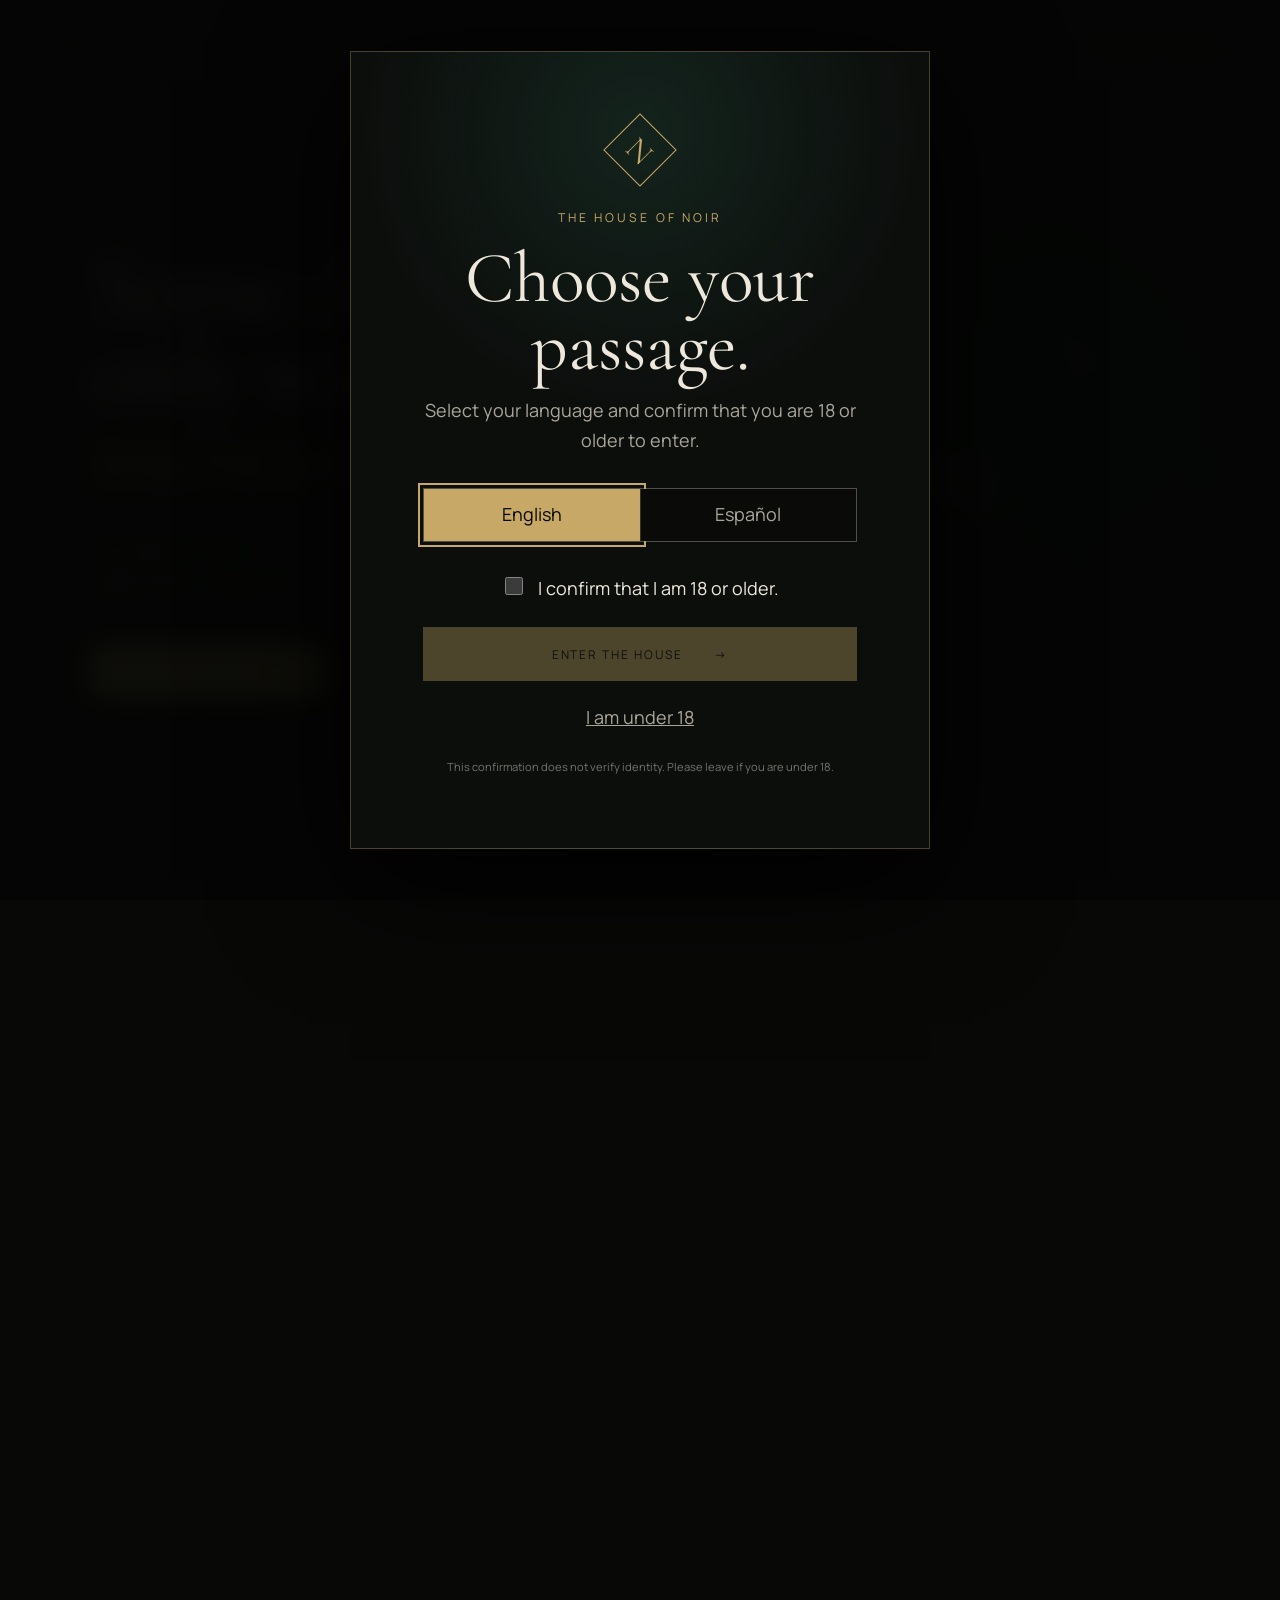
<file: index.html>
<!doctype html>
<html lang="en">
<head>
  <meta charset="utf-8">
  <meta name="viewport" content="width=device-width,initial-scale=1,viewport-fit=cover">
  <meta name="description" content="The House of Noir is a private, curated experience led by Katerina Noir and approached by consideration only.">
  <meta name="theme-color" content="#080907">
  <meta name="color-scheme" content="dark">
  <meta name="robots" content="index,follow,max-image-preview:large">
  <link rel="canonical" href="https://katerinanoir333.github.io/TheHouseOfNoir/">
  <link rel="alternate" hreflang="en" href="https://katerinanoir333.github.io/TheHouseOfNoir/"><link rel="alternate" hreflang="es" href="https://katerinanoir333.github.io/TheHouseOfNoir/es/"><link rel="alternate" hreflang="x-default" href="https://katerinanoir333.github.io/TheHouseOfNoir/">
  <meta property="og:type" content="website">
  <meta property="og:site_name" content="The House of Noir">
  <meta property="og:title" content="The House of Noir — By Consideration Only">
  <meta property="og:description" content="A private world of presence, discretion and uncommon connection, led by Katerina Noir.">
  <meta property="og:url" content="https://katerinanoir333.github.io/TheHouseOfNoir/">
  <meta property="og:image" content="https://katerinanoir333.github.io/TheHouseOfNoir/assets/og-cover.png">
  <meta property="og:image:width" content="1200">
  <meta property="og:image:height" content="630">
  <meta property="og:image:alt" content="The House of Noir — By consideration only">
  <meta name="twitter:card" content="summary_large_image">
  <meta name="twitter:title" content="The House of Noir — By Consideration Only">
  <meta name="twitter:description" content="A private world led by Katerina Noir.">
  <meta name="twitter:image" content="https://katerinanoir333.github.io/TheHouseOfNoir/assets/og-cover.png">
  <link rel="icon" href="favicon.ico" sizes="any">
  <link rel="icon" type="image/png" sizes="32x32" href="assets/favicon-32.png">
  <link rel="apple-touch-icon" href="assets/apple-touch-icon.png">
  <link rel="manifest" href="site.webmanifest">
  <link rel="preconnect" href="https://fonts.googleapis.com">
  <link rel="preconnect" href="https://fonts.gstatic.com" crossorigin>
  <link href="https://fonts.googleapis.com/css2?family=Cormorant+Garamond:ital,wght@0,400;0,500;1,400&amp;family=Manrope:wght@400;500;600&amp;display=swap" rel="stylesheet">
  <link rel="stylesheet" href="styles.css">
  <title>The House of Noir — By Consideration Only</title>
  <script type="application/ld+json">{"@context":"https://schema.org","@type":"WebSite","name":"The House of Noir","url":"https://katerinanoir333.github.io/TheHouseOfNoir/","description":"A private, curated experience led by Katerina Noir.","inLanguage":"en"}</script>
  <script src="config.js" defer></script>
  <script src="script.js" defer></script>
</head>
<body>
  <a class="skip-link" href="#main">Skip to content</a>
  <div class="gateway" id="gateway" role="dialog" aria-modal="true" aria-labelledby="gateway-title" hidden>
    <div class="gateway-panel"><span class="gateway-seal" aria-hidden="true">N</span><p class="eyebrow">THE HOUSE OF NOIR</p><h2 id="gateway-title">Choose your passage.</h2><p>Select your language and confirm that you are 18 or older to enter.</p><div class="gateway-languages" role="group" aria-label="Language"><button type="button" class="gateway-language selected" data-language="en" aria-pressed="true">English</button><button type="button" class="gateway-language" data-language="es" aria-pressed="false">Español</button></div><label class="age-confirm"><input id="age-confirm" type="checkbox"><span>I confirm that I am 18 or older.</span></label><button class="button button-primary gateway-enter" type="button" disabled>Enter The House <span aria-hidden="true">→</span></button><button class="gateway-leave" type="button">I am under 18</button><p class="gateway-note">This confirmation does not verify identity. Please leave if you are under 18.</p></div>
  </div>
  <header class="site-header" data-header>
    <a class="wordmark" href="#top" aria-label="The House of Noir, home"><span class="seal" aria-hidden="true">N</span><span>THE HOUSE <i>OF</i> NOIR</span></a>
    <nav id="primary-nav" aria-label="Primary navigation"><details class="nav-dropdown"><summary>Explore</summary><div class="nav-panel"><a href="#house"><span>01</span>The House</a><a href="#katerina"><span>02</span>Katerina</a><a href="#passage"><span>03</span>The Passage</a><a href="offerings/"><span>04</span>Offerings</a></div></details></nav>
    <div class="header-tools"><a class="language-switch" href="es/" lang="es" hreflang="es">ES</a><a class="header-cta" href="#request">Present yourself</a></div>
    <button class="menu-button" type="button" aria-expanded="false" aria-controls="primary-nav">Menu</button>
  </header>

  <main id="main">
    <section class="hero" id="top" aria-labelledby="hero-title">
      <div class="hero-copy reveal">
        <p class="eyebrow">Private by nature · Open to considered inquiries</p>
        <h1 id="hero-title">Some doors open<br>only with <em>intention.</em></h1>
        <p class="hero-intro">The House of Noir is a private, curated world led by Katerina Noir—for adults drawn to presence, discretion and uncommon connection.</p>
        <div class="hero-actions">
          <a class="button button-primary" href="#request">Present yourself <span aria-hidden="true">↘</span></a>
          <a class="text-link" href="#passage">How the passage begins</a>
        </div>
        <p class="trust-line">Private by nature. Mutual by design. No request guarantees acceptance.</p>
      </div>
      <div class="hero-art" aria-hidden="true"><span class="frame frame-one"></span><span class="frame frame-two"></span><span class="hero-monogram">N</span></div>
    </section>

    <section class="section house" id="house" aria-labelledby="house-title">
      <p class="section-index">01 / THE HOUSE</p>
      <div class="split">
        <h2 id="house-title" class="reveal">Not a catalogue.<br><span>A point of view.</span></h2>
        <div class="body-copy reveal"><p>The House exists for encounters that cannot be reduced to a menu. Each begins with context, conversation and mutual trust.</p><p>Discretion is expected. Boundaries are respected. Details are shared only when there is reason to continue.</p></div>
      </div>
    </section>

    <section class="section katerina" id="katerina" aria-labelledby="katerina-title">
      <figure class="portrait"><img src="assets/katerina-kitsune.webp" alt="Katerina Noir wearing an ivory kitsune mask and black couture"><figcaption>Katerina Noir · The velvet current</figcaption></figure>
      <div class="katerina-copy reveal">
        <p class="section-index">02 / KATERINA NOIR</p>
        <p class="role">Founder · The velvet current</p>
        <h2 id="katerina-title">She never asks<br>for <em>attention.</em></h2>
        <p>She decides where it belongs. Katerina is the presence at the centre of The House: composed, perceptive and impossible to hurry.</p>
        <blockquote>“What matters is not arrival, but how you choose to approach.”</blockquote>
      </div>
    </section>

    <section class="section passage" id="passage" aria-labelledby="passage-title">
      <div class="passage-heading"><div><p class="section-index">03 / THE PASSAGE</p><h2 id="passage-title">Approach,<br><em>don’t presume.</em></h2></div><p>The first step is deliberately simple. Present who you are and what brought you here. If there is alignment, the next conversation happens privately.</p></div>
      <ol class="steps">
        <li class="reveal"><span>01</span><h3>Presence</h3><p>Share enough to be known, never sensitive credentials.</p></li>
        <li class="reveal"><span>02</span><h3>Consideration</h3><p>Your request is reviewed privately and without obligation.</p></li>
        <li class="reveal"><span>03</span><h3>Conversation</h3><p>If invited onward, expectations and boundaries are discussed.</p></li>
        <li class="reveal"><span>04</span><h3>Possibility</h3><p>Anything further requires mutual agreement and lawful terms.</p></li>
      </ol>
      <p class="plain-note"><strong>Before you proceed:</strong> submitting a request is free and does not guarantee contact, acceptance or an encounter. The House will never request passwords, recovery phrases or account access.</p>
    </section>

    <section class="section request" id="request" aria-labelledby="request-title">
      <div class="request-copy">
        <p class="section-index">04 / PRESENT YOURSELF</p>
        <h2 id="request-title">Knock with<br><em>intention.</em></h2>
        <p>This is a first introduction, not a booking. Write plainly. Thoughtfulness carries more weight than performance.</p>
        <div class="privacy-note"><strong>Your privacy</strong><p>Your details are used only to review and respond to this request. Do not include financial, identity-document or account-access information.</p></div>
      </div>
      <form id="lead-form" class="lead-form" novalidate>
        <input type="hidden" name="language" value="en">
        <div class="field"><label for="name">Name <span>Required</span></label><input id="name" name="name" type="text" autocomplete="name" minlength="2" maxlength="80" required aria-describedby="name-error"><small id="name-error" class="error">Please enter your name.</small></div>
        <div class="field"><label for="contact">Email <span>Required</span></label><input id="contact" name="email" type="email" inputmode="email" autocomplete="email" maxlength="120" required aria-describedby="contact-error"><small id="contact-error" class="error">Please enter a valid email address.</small></div>
        <div class="field"><label for="whatsapp">WhatsApp <span>Required</span></label><input id="whatsapp" name="whatsapp" type="tel" inputmode="tel" autocomplete="tel" minlength="8" maxlength="24" pattern="\+?[0-9 ()-]{8,24}" placeholder="+507 6000 0000" required aria-describedby="whatsapp-error"><small id="whatsapp-error" class="error">Enter a valid WhatsApp number, including country code.</small></div>
        <div class="field"><label for="instagram">Instagram <span>Optional</span></label><div class="input-prefix"><span aria-hidden="true">@</span><input id="instagram" name="instagram" type="text" autocomplete="off" maxlength="30" pattern="[A-Za-z0-9._]{1,30}" aria-describedby="instagram-hint"></div><small id="instagram-hint" class="hint">Username only; no password or profile access.</small></div>
        <div class="field"><label for="drawn">What drew you to The House? <span>Required</span></label><textarea id="drawn" name="interest" rows="4" minlength="20" maxlength="800" required aria-describedby="drawn-error"></textarea><small id="drawn-error" class="error">Please share at least 20 characters.</small></div>
        <div class="field"><label for="discovery">How did you find us? <span>Optional</span></label><select id="discovery" name="discovery"><option value="">Select one</option><option>Instagram</option><option>Dating profile</option><option>Personal referral</option><option>Search</option><option>Other</option></select></div>
        <label class="consent"><input name="privacy_consent" type="checkbox" required><span>I am 18 or older, confirm these details are mine, and agree to the <a href="privacy.html">privacy notice</a> and <a href="terms.html">terms</a>.</span></label>
        <input class="honey" type="text" name="_gotcha" tabindex="-1" autocomplete="off" aria-hidden="true">
        <button class="button button-primary submit-button" type="submit"><span>Present myself</span><i aria-hidden="true">→</i></button>
        <p class="form-status" role="status" aria-live="polite"></p>
        <noscript><p class="noscript">JavaScript is required to submit this private request.</p></noscript>
      </form>
    </section>
  </main>

  <footer><a class="wordmark" href="#top"><span class="seal" aria-hidden="true">N</span><span>THE HOUSE <i>OF</i> NOIR</span></a><p>Private · By consideration only</p><div><a href="privacy.html">Privacy</a><a href="terms.html">Terms</a></div><p>© <span id="year">2026</span> THON</p></footer>
</body>
</html>
</file>
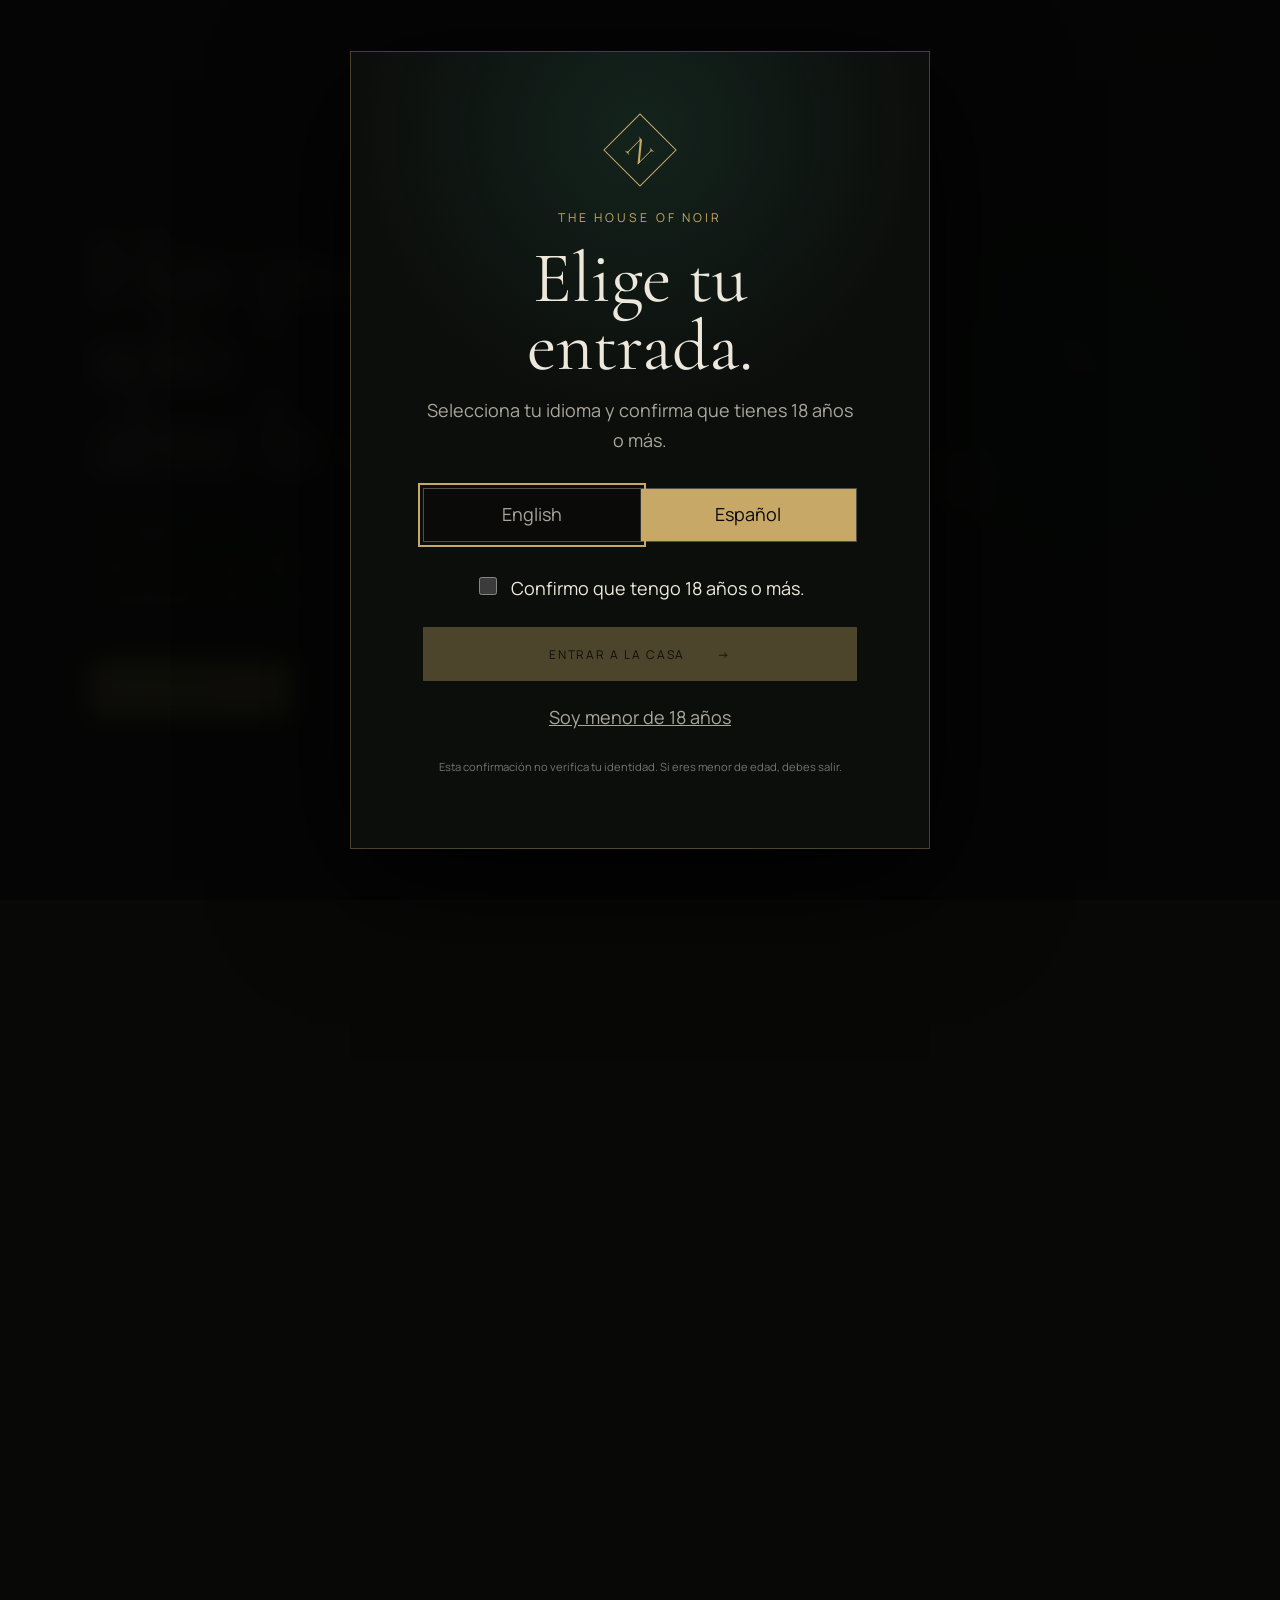
<file: es/index.html>
<!doctype html>
<html lang="es">
<head>
  <meta charset="utf-8"><meta name="viewport" content="width=device-width,initial-scale=1,viewport-fit=cover"><meta name="description" content="The House of Noir es un espacio privado y curado por Katerina Noir, accesible únicamente por consideración."><meta name="theme-color" content="#080907"><meta name="color-scheme" content="dark"><meta name="robots" content="index,follow,max-image-preview:large">
  <link rel="canonical" href="https://katerinanoir333.github.io/TheHouseOfNoir/es/"><link rel="alternate" hreflang="en" href="https://katerinanoir333.github.io/TheHouseOfNoir/"><link rel="alternate" hreflang="es" href="https://katerinanoir333.github.io/TheHouseOfNoir/es/"><link rel="alternate" hreflang="x-default" href="https://katerinanoir333.github.io/TheHouseOfNoir/">
  <meta property="og:type" content="website"><meta property="og:locale" content="es_PA"><meta property="og:site_name" content="The House of Noir"><meta property="og:title" content="The House of Noir — Solo por consideración"><meta property="og:description" content="Un mundo privado de presencia, discreción y conexiones poco comunes, dirigido por Katerina Noir."><meta property="og:url" content="https://katerinanoir333.github.io/TheHouseOfNoir/es/"><meta property="og:image" content="https://katerinanoir333.github.io/TheHouseOfNoir/assets/og-cover.png"><meta name="twitter:card" content="summary_large_image"><meta name="twitter:title" content="The House of Noir — Solo por consideración"><meta name="twitter:description" content="Un mundo privado dirigido por Katerina Noir."><meta name="twitter:image" content="https://katerinanoir333.github.io/TheHouseOfNoir/assets/og-cover.png">
  <link rel="icon" href="../favicon.ico" sizes="any"><link rel="icon" type="image/png" sizes="32x32" href="../assets/favicon-32.png"><link rel="apple-touch-icon" href="../assets/apple-touch-icon.png"><link rel="manifest" href="../site.webmanifest"><link rel="preconnect" href="https://fonts.googleapis.com"><link rel="preconnect" href="https://fonts.gstatic.com" crossorigin><link href="https://fonts.googleapis.com/css2?family=Cormorant+Garamond:ital,wght@0,400;0,500;1,400&amp;family=Manrope:wght@400;500;600&amp;display=swap" rel="stylesheet"><link rel="stylesheet" href="../styles.css"><title>The House of Noir — Solo por consideración</title>
</head>
<body>
  <a class="skip-link" href="#main">Saltar al contenido</a>
  <div class="gateway" id="gateway" role="dialog" aria-modal="true" aria-labelledby="gateway-title" hidden><div class="gateway-panel"><span class="gateway-seal" aria-hidden="true">N</span><p class="eyebrow">THE HOUSE OF NOIR</p><h2 id="gateway-title">Elige tu entrada.</h2><p>Selecciona tu idioma y confirma que tienes 18 años o más.</p><div class="gateway-languages" role="group" aria-label="Idioma"><button type="button" class="gateway-language" data-language="en" aria-pressed="false">English</button><button type="button" class="gateway-language selected" data-language="es" aria-pressed="true">Español</button></div><label class="age-confirm"><input id="age-confirm" type="checkbox"><span>Confirmo que tengo 18 años o más.</span></label><button class="button button-primary gateway-enter" type="button" disabled>Entrar a La Casa <span aria-hidden="true">→</span></button><button class="gateway-leave" type="button">Soy menor de 18 años</button><p class="gateway-note">Esta confirmación no verifica tu identidad. Si eres menor de edad, debes salir.</p></div></div>
  <header class="site-header" data-header><a class="wordmark" href="#top" aria-label="The House of Noir, inicio"><span class="seal" aria-hidden="true">N</span><span>THE HOUSE <i>OF</i> NOIR</span></a><nav id="primary-nav" aria-label="Navegación principal"><details class="nav-dropdown"><summary>Explorar</summary><div class="nav-panel"><a href="#house"><span>01</span>La Casa</a><a href="#katerina"><span>02</span>Katerina</a><a href="#passage"><span>03</span>El Umbral</a><a href="offerings/"><span>04</span>Ofrendas</a></div></details></nav><div class="header-tools"><a class="language-switch" href="../" lang="en" hreflang="en">EN</a><a class="header-cta" href="#request">Preséntate</a></div><button class="menu-button" type="button" aria-expanded="false" aria-controls="primary-nav" data-closed="Menú" data-open="Cerrar">Menú</button></header>
  <main id="main">
    <section class="hero" id="top" aria-labelledby="hero-title"><div class="hero-copy reveal"><p class="eyebrow">Privado por naturaleza · Abierto a solicitudes con intención</p><h1 id="hero-title">Hay puertas que solo<br>abre la <em>intención.</em></h1><p class="hero-intro">The House of Noir es un mundo privado y cuidadosamente curado por Katerina Noir, para adultos que valoran la presencia, la discreción y una conexión fuera de lo común.</p><div class="hero-actions"><a class="button button-primary" href="#request">Presentarme <span aria-hidden="true">↘</span></a><a class="text-link" href="#passage">Cómo cruzar el umbral</a></div><p class="trust-line">Privado por naturaleza. Mutuo por principio. Ninguna solicitud garantiza aceptación.</p></div><div class="hero-art" aria-hidden="true"><span class="frame frame-one"></span><span class="frame frame-two"></span><span class="hero-monogram">N</span></div></section>
    <section class="section house" id="house" aria-labelledby="house-title"><p class="section-index">01 / LA CASA</p><div class="split"><h2 id="house-title" class="reveal">No es un catálogo.<br><span>Es una mirada.</span></h2><div class="body-copy reveal"><p>La Casa existe para encuentros que no caben en un menú. Cada posibilidad comienza con contexto, conversación y confianza mutua.</p><p>La discreción se da por sentada. Los límites se respetan. Los detalles aparecen solo cuando existe una razón para continuar.</p></div></div></section>
    <section class="section katerina" id="katerina" aria-labelledby="katerina-title"><figure class="portrait"><img src="../assets/katerina-kitsune.webp" alt="Katerina Noir con una máscara kitsune de marfil y alta costura negra"><figcaption>Katerina Noir · La corriente de terciopelo</figcaption></figure><div class="katerina-copy reveal"><p class="section-index">02 / KATERINA NOIR</p><p class="role">Fundadora · La corriente de terciopelo</p><h2 id="katerina-title">Ella no pide<br><em>atención.</em></h2><p>Decide dónde merece estar. Katerina es la presencia en el centro de La Casa: serena, perceptiva e imposible de apresurar.</p><blockquote>“Lo que importa no es llegar, sino la forma en que eliges acercarte.”</blockquote></div></section>
    <section class="section passage" id="passage" aria-labelledby="passage-title"><div class="passage-heading"><div><p class="section-index">03 / EL UMBRAL</p><h2 id="passage-title">Acércate.<br><em>No des por hecho.</em></h2></div><p>El primer gesto es deliberadamente sencillo. Di quién eres y qué te trajo hasta aquí. Si existe afinidad, la siguiente conversación será privada.</p></div><ol class="steps"><li class="reveal"><span>01</span><h3>Presencia</h3><p>Comparte lo necesario para darte a conocer, nunca credenciales sensibles.</p></li><li class="reveal"><span>02</span><h3>Consideración</h3><p>Tu solicitud será leída en privado y sin compromiso.</p></li><li class="reveal"><span>03</span><h3>Conversación</h3><p>Si recibes una invitación, se hablará de expectativas y límites.</p></li><li class="reveal"><span>04</span><h3>Posibilidad</h3><p>Cualquier paso posterior requiere acuerdo mutuo y condiciones legales.</p></li></ol><p class="plain-note"><strong>Antes de continuar:</strong> enviar una solicitud es gratuito y no garantiza contacto, aceptación ni encuentro alguno. La Casa nunca pedirá contraseñas, frases de recuperación ni acceso a cuentas.</p></section>
    <section class="section request" id="request" aria-labelledby="request-title"><div class="request-copy"><p class="section-index">04 / PRESÉNTATE</p><h2 id="request-title">Llama con<br><em>intención.</em></h2><p>Esta es una primera presentación, no una reserva. Escribe con naturalidad. La intención pesa más que el artificio.</p><div class="privacy-note"><strong>Tu privacidad</strong><p>Tus datos se usarán únicamente para evaluar y responder a esta solicitud. No incluyas información financiera, documentos de identidad ni accesos a cuentas.</p></div></div>
      <form id="lead-form" class="lead-form" novalidate><input type="hidden" name="language" value="es"><div class="field"><label for="name">Nombre <span>Obligatorio</span></label><input id="name" name="name" type="text" autocomplete="name" minlength="2" maxlength="80" required><small class="error">Escribe tu nombre.</small></div><div class="field"><label for="contact">Correo electrónico <span>Obligatorio</span></label><input id="contact" name="email" type="email" inputmode="email" autocomplete="email" maxlength="120" required><small class="error">Escribe un correo válido.</small></div><div class="field"><label for="instagram">Instagram <span>Opcional</span></label><div class="input-prefix"><span aria-hidden="true">@</span><input id="instagram" name="instagram" type="text" autocomplete="off" maxlength="30" pattern="[A-Za-z0-9._]{1,30}"></div><small class="hint">Solo el usuario; nunca tu contraseña ni acceso al perfil.</small></div><div class="field"><label for="drawn">¿Qué te atrajo de La Casa? <span>Obligatorio</span></label><textarea id="drawn" name="interest" rows="4" minlength="20" maxlength="800" required></textarea><small class="error">Cuéntanos algo en al menos 20 caracteres.</small></div><div class="field"><label for="discovery">¿Cómo nos encontraste? <span>Opcional</span></label><select id="discovery" name="discovery"><option value="">Elige una opción</option><option>Instagram</option><option>Perfil de citas</option><option>Recomendación personal</option><option>Buscador</option><option>Otro</option></select></div><label class="consent"><input name="privacy_consent" type="checkbox" required><span>Confirmo que tengo 18 años o más, que estos datos son míos y que acepto el <a href="privacy.html">aviso de privacidad</a> y los <a href="terms.html">términos</a>.</span></label><input class="honey" type="text" name="_gotcha" tabindex="-1" autocomplete="off" aria-hidden="true"><button class="button button-primary submit-button" type="submit"><span>Presentarme</span><i aria-hidden="true">→</i></button><p class="form-status" role="status" aria-live="polite"></p><noscript><p class="noscript">Necesitas JavaScript para enviar esta solicitud privada.</p></noscript></form>
    </section>
  </main>
  <footer><a class="wordmark" href="#top"><span class="seal" aria-hidden="true">N</span><span>THE HOUSE <i>OF</i> NOIR</span></a><p>Privado · Solo por consideración</p><div><a href="privacy.html">Privacidad</a><a href="terms.html">Términos</a></div><p>© <span id="year">2026</span> THON</p></footer>
  <script src="../config.js"></script><script src="../script.js"></script>
</body></html>
</file>
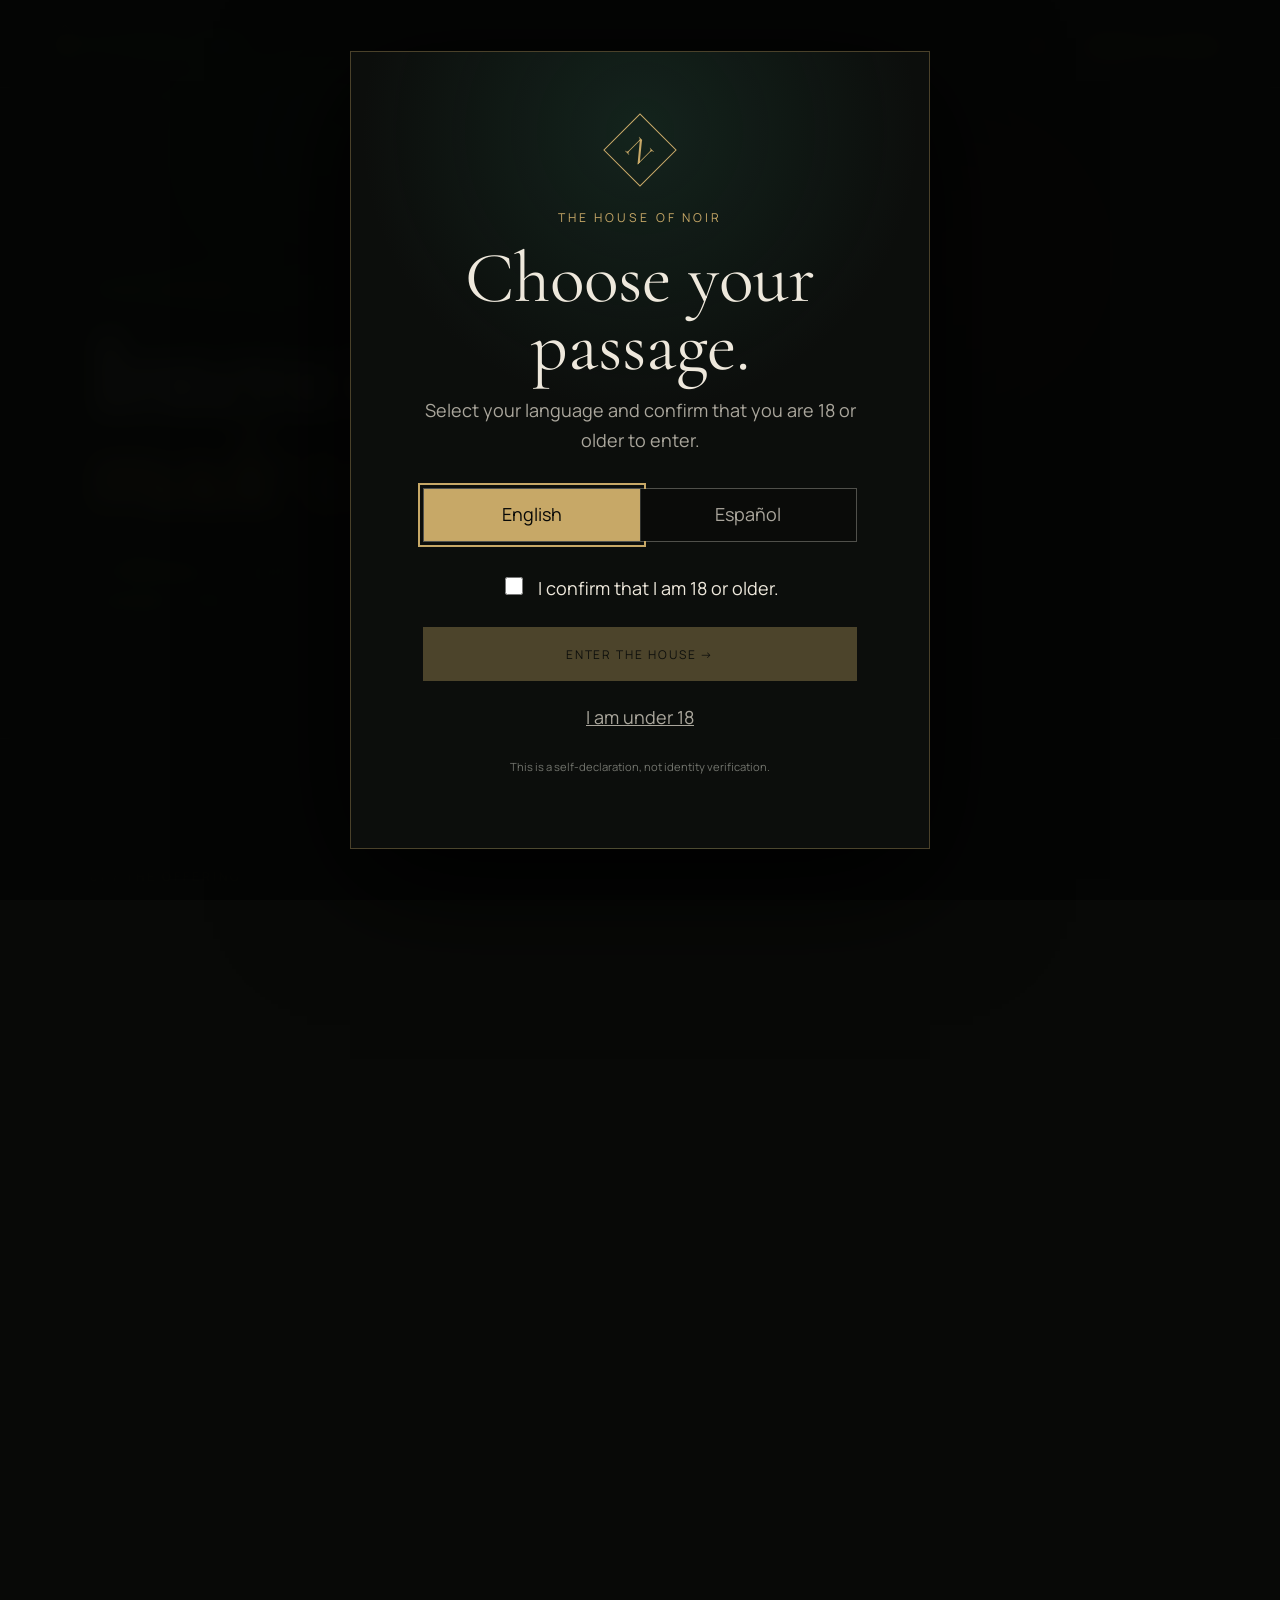
<file: offerings/index.html>
<!doctype html>
<html lang="en"><head><meta charset="utf-8"><meta name="viewport" content="width=device-width,initial-scale=1,viewport-fit=cover"><meta name="description" content="Present a private Zara e-gift card offering to The House of Noir, by invitation only."><meta name="theme-color" content="#080907"><meta name="robots" content="index,follow"><link rel="canonical" href="https://katerinanoir333.github.io/TheHouseOfNoir/offerings/"><link rel="alternate" hreflang="en" href="https://katerinanoir333.github.io/TheHouseOfNoir/offerings/"><link rel="alternate" hreflang="es" href="https://katerinanoir333.github.io/TheHouseOfNoir/es/offerings/"><link rel="icon" href="../favicon.ico"><link rel="preconnect" href="https://fonts.googleapis.com"><link rel="preconnect" href="https://fonts.gstatic.com" crossorigin><link href="https://fonts.googleapis.com/css2?family=Cormorant+Garamond:ital,wght@0,400;0,500;1,400&amp;family=Manrope:wght@400;500;600&amp;display=swap" rel="stylesheet"><link rel="stylesheet" href="../styles.css"><title>Offerings — The House of Noir</title><script src="../script.js" defer></script></head>
<body><a class="skip-link" href="#main">Skip to content</a><div class="gateway" id="gateway" data-es-route="../es/offerings/" data-en-route="./" role="dialog" aria-modal="true" aria-labelledby="gateway-title" hidden><div class="gateway-panel"><span class="gateway-seal" aria-hidden="true">N</span><p class="eyebrow">THE HOUSE OF NOIR</p><h2 id="gateway-title">Choose your passage.</h2><p>Select your language and confirm that you are 18 or older to enter.</p><div class="gateway-languages" role="group" aria-label="Language"><button type="button" class="gateway-language selected" data-language="en" aria-pressed="true">English</button><button type="button" class="gateway-language" data-language="es" aria-pressed="false">Español</button></div><label class="age-confirm"><input id="age-confirm" type="checkbox"><span>I confirm that I am 18 or older.</span></label><button class="button button-primary gateway-enter" type="button" disabled>Enter The House →</button><button class="gateway-leave" type="button">I am under 18</button><p class="gateway-note">This is a self-declaration, not identity verification.</p></div></div>
<header class="site-header" data-header><a class="wordmark" href="../" aria-label="The House of Noir, home"><span class="seal" aria-hidden="true">N</span><span>THE HOUSE <i>OF</i> NOIR</span></a><nav id="primary-nav" aria-label="Primary navigation"><details class="nav-dropdown"><summary>Explore</summary><div class="nav-panel"><a href="../#house"><span>01</span>The House</a><a href="../#katerina"><span>02</span>Katerina</a><a href="../#passage"><span>03</span>The Passage</a><a href="./" aria-current="page"><span>04</span>Offerings</a></div></details></nav><div class="header-tools"><a class="language-switch" href="../es/offerings/" lang="es">ES</a><a class="header-cta" href="../#request">Present yourself</a></div><button class="menu-button" type="button" aria-expanded="false" aria-controls="primary-nav">Menu</button></header>
<main id="main"><section class="offering-hero"><div class="reveal"><p class="eyebrow">Private gesture · By invitation</p><h1>Intention,<br><em>made tangible.</em></h1><p>An offering is not a purchase of attention. It is a voluntary gesture made after invitation—clear in its terms, discreet in its delivery.</p></div></section>
<section class="section gift-passage" aria-labelledby="gift-title"><div class="gift-copy"><p class="section-index">01 / THE OFFERING</p><h2 id="gift-title">One gesture.<br><em>Precisely made.</em></h2><p>The expected offering is a Zara virtual gift card with a minimum value of <strong>USD 150</strong>. At checkout, select email delivery and use the recipient address shown below.</p><div class="recipient-box"><span>Recipient email</span><button type="button" class="copy-recipient" data-copy-email="katerina.noir333@gmail.com"><strong>katerina.noir333@gmail.com</strong><i>Copy</i></button><p>Use this address only as the recipient of the virtual gift card. Never send passwords, account access or payment credentials.</p></div></div>
<div class="gift-envelope-wrap"><div class="envelope-instruction"><p>Touch the golden envelope to present your offerings.</p></div><a class="gift-envelope-link" href="https://www.zara.com/pa/es/tarjeta-regalo-pT9057969516.html?v1=547335495&amp;v2=2543429" target="_blank" rel="noopener noreferrer" aria-label="Open the official Zara virtual gift card page in a new tab"><span class="envelope-flap" aria-hidden="true"></span><span class="envelope-brand-mark" aria-hidden="true"><i>N</i></span><span class="envelope-action">Open official gift card ↗</span></a></div></section>
<section class="section invitation-note" id="terms"><div><p class="section-index">02 / BEFORE YOU CONTINUE</p><h2>Clarity is<br><em>part of the ritual.</em></h2></div><div><p>Continue only if Katerina has invited you to this step. The minimum expected value is USD 150. Zara states that its virtual gift card can be delivered by email and is subject to the retailer’s applicable terms.</p><p>The offering is voluntary. It does not guarantee a reply, meeting, relationship or specific outcome. Confirm the recipient email before payment; retailer conditions, availability and refund rules are governed by Zara.</p><p class="retailer-note">The Zara page opens in a new tab. The House of Noir is not affiliated with or endorsed by Zara.</p></div></section></main>
<footer><a class="wordmark" href="../"><span class="seal" aria-hidden="true">N</span><span>THE HOUSE <i>OF</i> NOIR</span></a><p>Private · By consideration only</p><div><a href="../privacy.html">Privacy</a><a href="../terms.html">Terms</a></div><p>© <span id="year">2026</span> THON</p></footer></body></html>
</file>
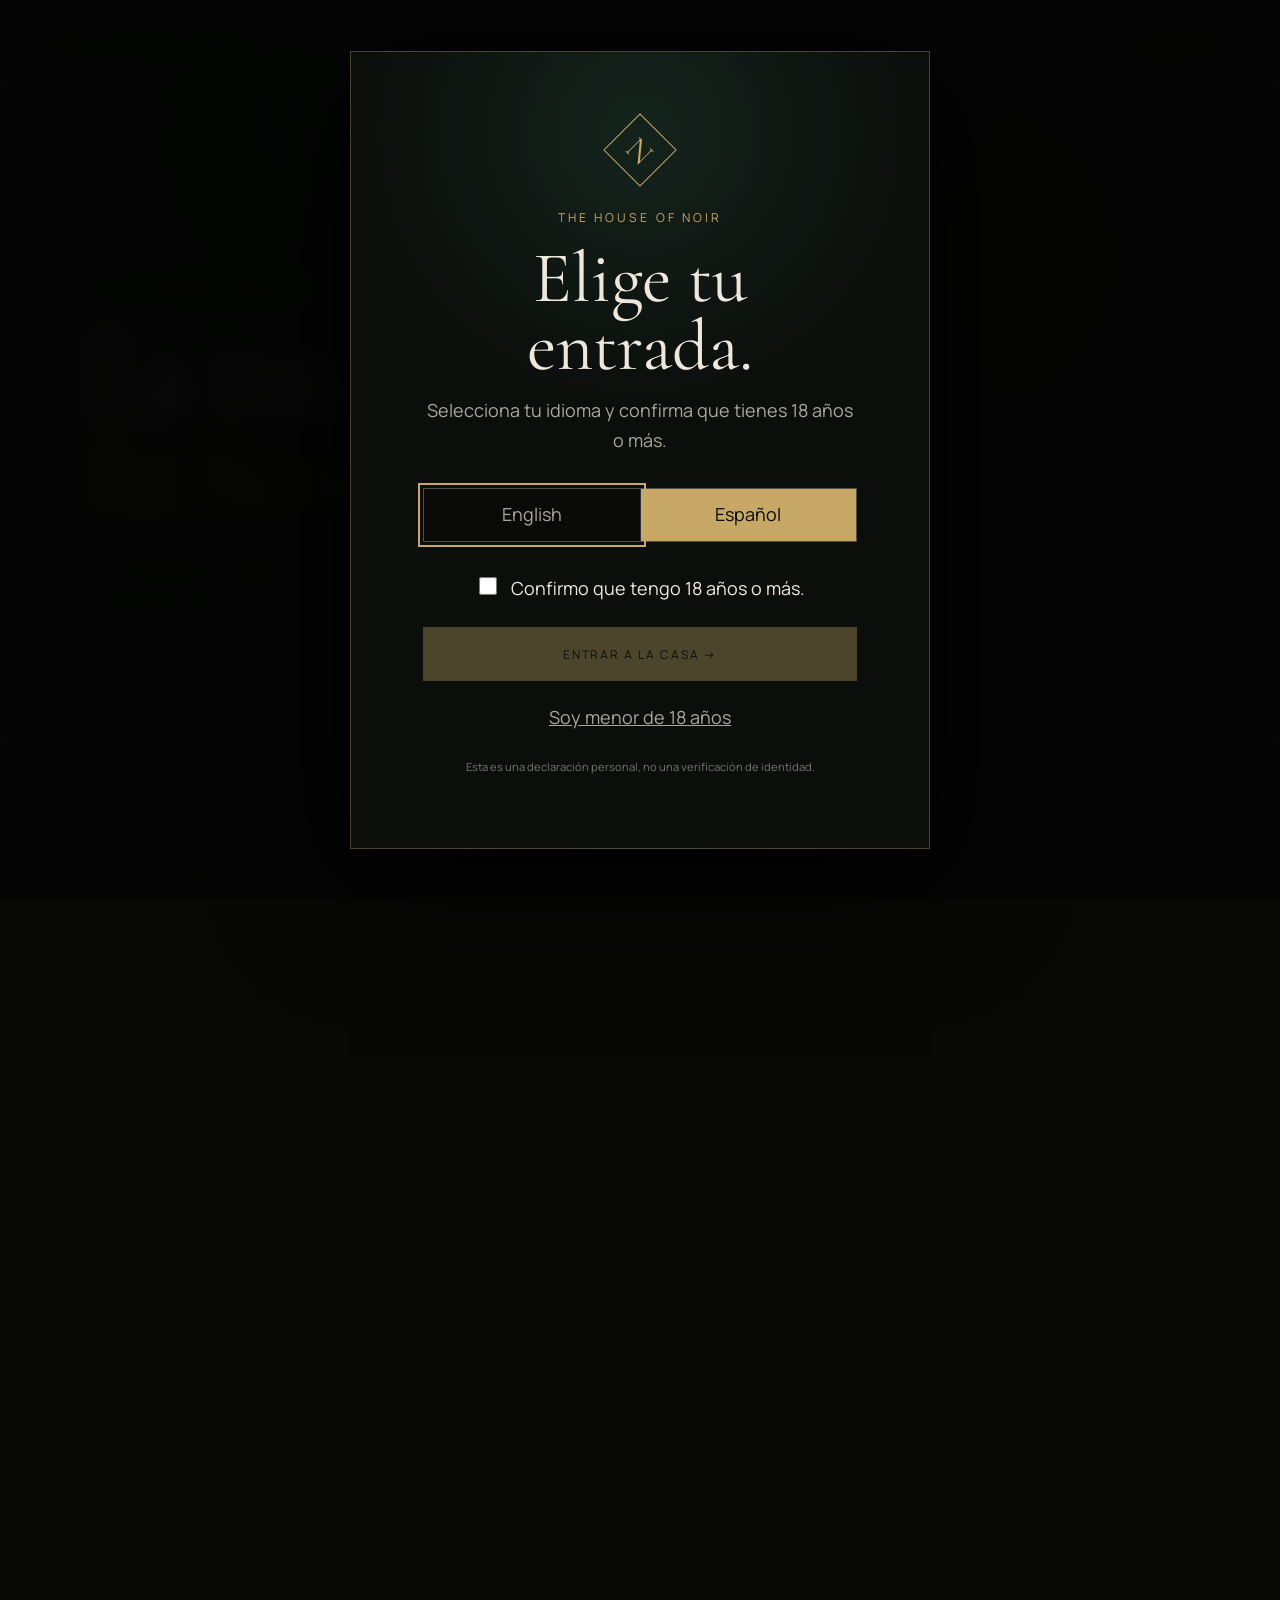
<file: es/offerings/index.html>
<!doctype html>
<html lang="es"><head><meta charset="utf-8"><meta name="viewport" content="width=device-width,initial-scale=1,viewport-fit=cover"><meta name="description" content="Presenta una ofrenda privada mediante una tarjeta regalo virtual de Zara para The House of Noir, solo por invitación."><meta name="theme-color" content="#080907"><meta name="robots" content="index,follow"><link rel="canonical" href="https://katerinanoir333.github.io/TheHouseOfNoir/es/offerings/"><link rel="alternate" hreflang="en" href="https://katerinanoir333.github.io/TheHouseOfNoir/offerings/"><link rel="alternate" hreflang="es" href="https://katerinanoir333.github.io/TheHouseOfNoir/es/offerings/"><link rel="icon" href="../../favicon.ico"><link rel="preconnect" href="https://fonts.googleapis.com"><link rel="preconnect" href="https://fonts.gstatic.com" crossorigin><link href="https://fonts.googleapis.com/css2?family=Cormorant+Garamond:ital,wght@0,400;0,500;1,400&amp;family=Manrope:wght@400;500;600&amp;display=swap" rel="stylesheet"><link rel="stylesheet" href="../../styles.css"><title>Ofrendas — The House of Noir</title><script src="../../script.js" defer></script></head>
<body><a class="skip-link" href="#main">Saltar al contenido</a><div class="gateway" id="gateway" data-es-route="./" data-en-route="../../offerings/" role="dialog" aria-modal="true" aria-labelledby="gateway-title" hidden><div class="gateway-panel"><span class="gateway-seal" aria-hidden="true">N</span><p class="eyebrow">THE HOUSE OF NOIR</p><h2 id="gateway-title">Elige tu entrada.</h2><p>Selecciona tu idioma y confirma que tienes 18 años o más.</p><div class="gateway-languages" role="group" aria-label="Idioma"><button type="button" class="gateway-language" data-language="en" aria-pressed="false">English</button><button type="button" class="gateway-language selected" data-language="es" aria-pressed="true">Español</button></div><label class="age-confirm"><input id="age-confirm" type="checkbox"><span>Confirmo que tengo 18 años o más.</span></label><button class="button button-primary gateway-enter" type="button" disabled>Entrar a La Casa →</button><button class="gateway-leave" type="button">Soy menor de 18 años</button><p class="gateway-note">Esta es una declaración personal, no una verificación de identidad.</p></div></div>
<header class="site-header" data-header><a class="wordmark" href="../" aria-label="The House of Noir, inicio"><span class="seal" aria-hidden="true">N</span><span>THE HOUSE <i>OF</i> NOIR</span></a><nav id="primary-nav" aria-label="Navegación principal"><details class="nav-dropdown"><summary>Explorar</summary><div class="nav-panel"><a href="../#house"><span>01</span>La Casa</a><a href="../#katerina"><span>02</span>Katerina</a><a href="../#passage"><span>03</span>El Umbral</a><a href="./" aria-current="page"><span>04</span>Ofrendas</a></div></details></nav><div class="header-tools"><a class="language-switch" href="../../offerings/" lang="en">EN</a><a class="header-cta" href="../#request">Preséntate</a></div><button class="menu-button" type="button" aria-expanded="false" aria-controls="primary-nav" data-closed="Menú" data-open="Cerrar">Menú</button></header>
<main id="main"><section class="offering-hero"><div class="reveal"><p class="eyebrow">Gesto privado · Solo por invitación</p><h1>La intención,<br><em>hecha tangible.</em></h1><p>Una ofrenda no compra atención. Es un gesto voluntario después de una invitación: claro en sus condiciones, discreto en su entrega.</p></div></section>
<section class="section gift-passage" aria-labelledby="gift-title"><div class="gift-copy"><p class="section-index">01 / LA OFRENDA</p><h2 id="gift-title">Un gesto.<br><em>Hecho con precisión.</em></h2><p>La ofrenda esperada es una tarjeta regalo virtual de Zara con un valor mínimo de <strong>USD 150</strong>. Durante la compra, elige el envío por correo electrónico y utiliza la dirección destinataria indicada aquí.</p><div class="recipient-box"><span>Correo destinatario</span><button type="button" class="copy-recipient" data-copy-email="katerina.noir333@gmail.com"><strong>katerina.noir333@gmail.com</strong><i>Copiar</i></button><p>Usa esta dirección únicamente como destinataria de la tarjeta virtual. Nunca envíes contraseñas, acceso a cuentas ni credenciales de pago.</p></div></div>
<div class="gift-envelope-wrap"><div class="envelope-instruction"><p>Toca el sobre dorado para presentar tu ofrenda.</p></div><a class="gift-envelope-link" href="https://www.zara.com/pa/es/tarjeta-regalo-pT9057969516.html?v1=547335495&amp;v2=2543429" target="_blank" rel="noopener noreferrer" aria-label="Abrir la página oficial de la tarjeta regalo virtual de Zara en una pestaña nueva"><span class="envelope-flap" aria-hidden="true"></span><span class="envelope-brand-mark" aria-hidden="true"><i>N</i></span><span class="envelope-action">Abrir tarjeta oficial ↗</span></a></div></section>
<section class="section invitation-note" id="terms"><div><p class="section-index">02 / ANTES DE CONTINUAR</p><h2>La claridad<br><em>también es ritual.</em></h2></div><div><p>Continúa únicamente si Katerina te invitó a este paso. El valor mínimo esperado es de USD 150. Zara indica que su tarjeta virtual puede enviarse por correo y está sujeta a las condiciones aplicables del comercio.</p><p>La ofrenda es voluntaria. No garantiza respuesta, encuentro, relación ni resultado específico. Confirma el correo destinatario antes de pagar; las condiciones, disponibilidad y devoluciones corresponden a Zara.</p><p class="retailer-note">La página de Zara se abre en una pestaña nueva. The House of Noir no está afiliada ni respaldada por Zara.</p></div></section></main>
<footer><a class="wordmark" href="../"><span class="seal" aria-hidden="true">N</span><span>THE HOUSE <i>OF</i> NOIR</span></a><p>Privado · Solo por consideración</p><div><a href="../privacy.html">Privacidad</a><a href="../terms.html">Términos</a></div><p>© <span id="year">2026</span> THON</p></footer></body></html>
</file>
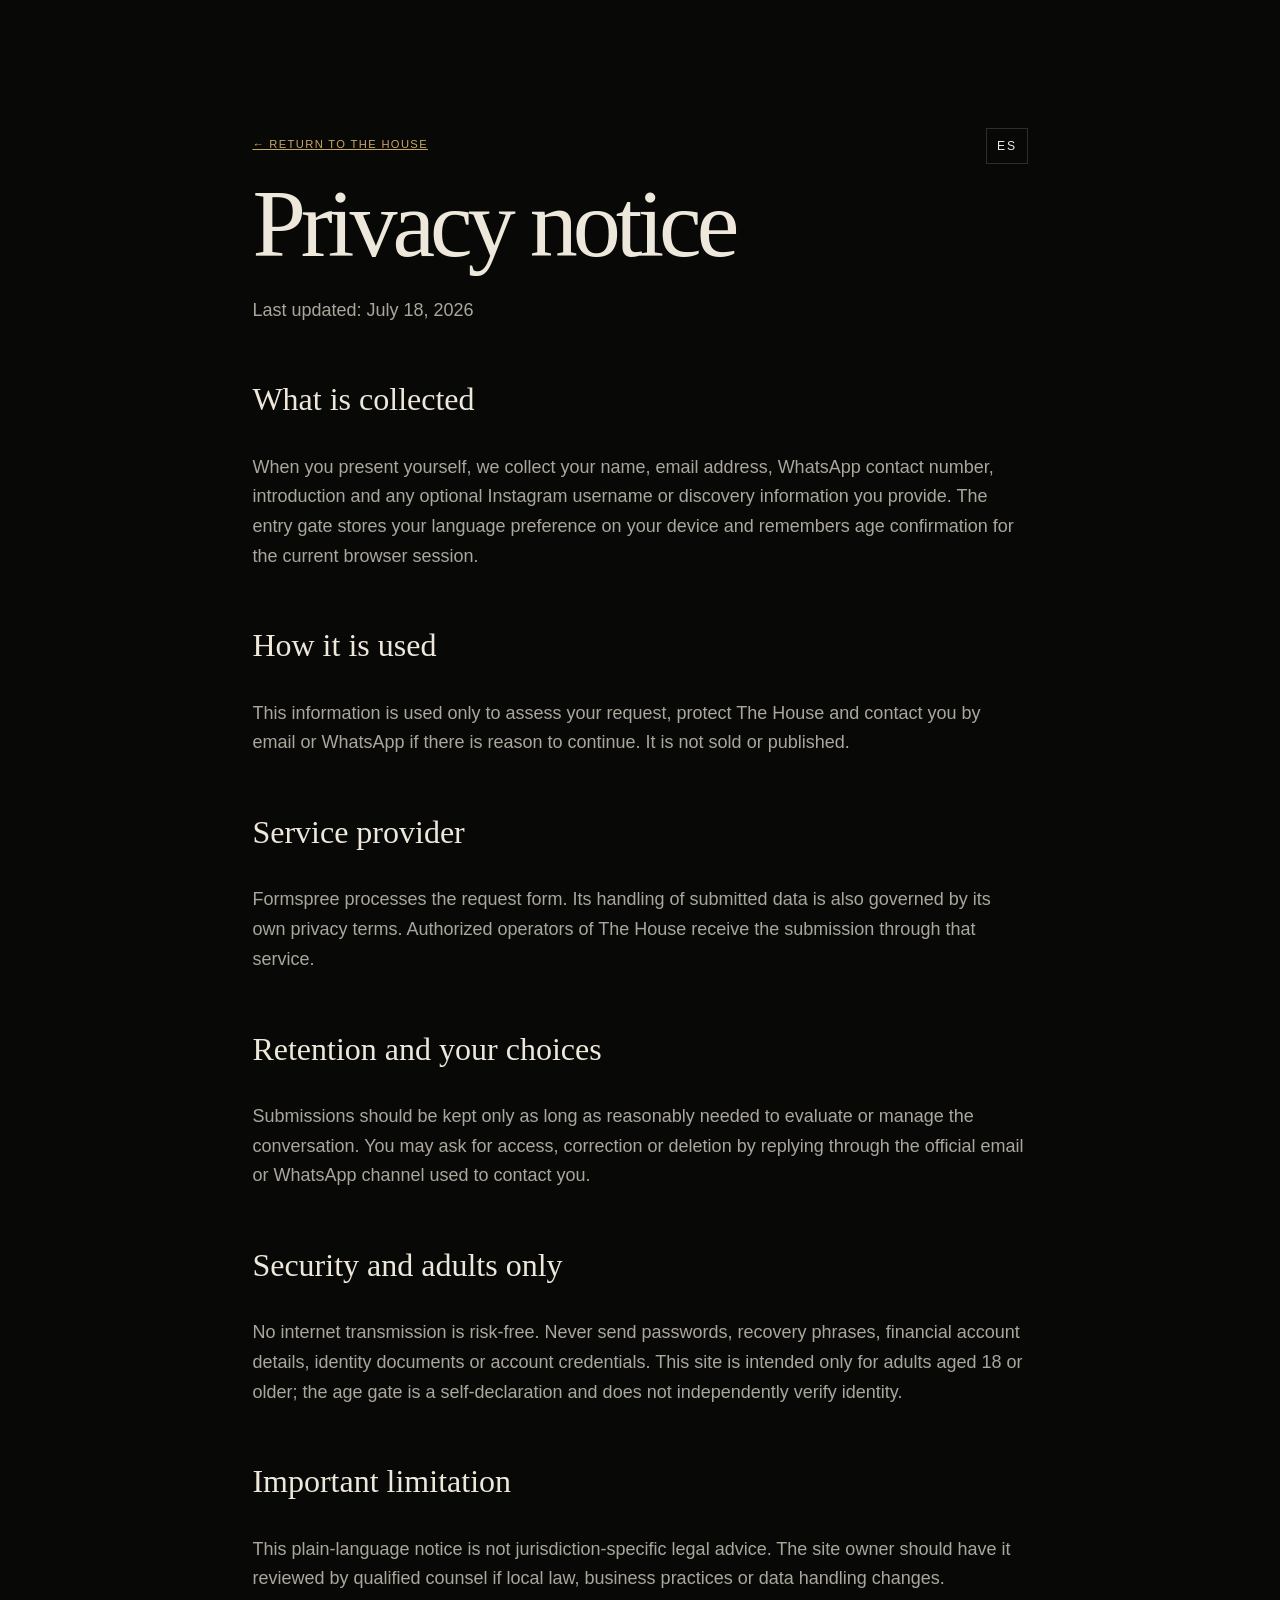
<file: privacy.html>
<!doctype html><html lang="en"><head><meta charset="utf-8"><meta name="viewport" content="width=device-width,initial-scale=1"><meta name="robots" content="index,follow"><link rel="stylesheet" href="styles.css"><link rel="canonical" href="https://katerinanoir333.github.io/TheHouseOfNoir/privacy.html"><title>Privacy — The House of Noir</title></head><body><main class="legal"><a class="back" href="./">← Return to The House</a><a class="language-switch" href="es/privacy.html" lang="es">ES</a><h1>Privacy notice</h1><p>Last updated: July 18, 2026</p><h2>What is collected</h2><p>When you present yourself, we collect your name, email address, WhatsApp contact number, introduction and any optional Instagram username or discovery information you provide. The entry gate stores your language preference on your device and remembers age confirmation for the current browser session.</p><h2>How it is used</h2><p>This information is used only to assess your request, protect The House and contact you by email or WhatsApp if there is reason to continue. It is not sold or published.</p><h2>Service provider</h2><p>Formspree processes the request form. Its handling of submitted data is also governed by its own privacy terms. Authorized operators of The House receive the submission through that service.</p><h2>Retention and your choices</h2><p>Submissions should be kept only as long as reasonably needed to evaluate or manage the conversation. You may ask for access, correction or deletion by replying through the official email or WhatsApp channel used to contact you.</p><h2>Security and adults only</h2><p>No internet transmission is risk-free. Never send passwords, recovery phrases, financial account details, identity documents or account credentials. This site is intended only for adults aged 18 or older; the age gate is a self-declaration and does not independently verify identity.</p><h2>Important limitation</h2><p>This plain-language notice is not jurisdiction-specific legal advice. The site owner should have it reviewed by qualified counsel if local law, business practices or data handling changes.</p></main></body></html>
</file>
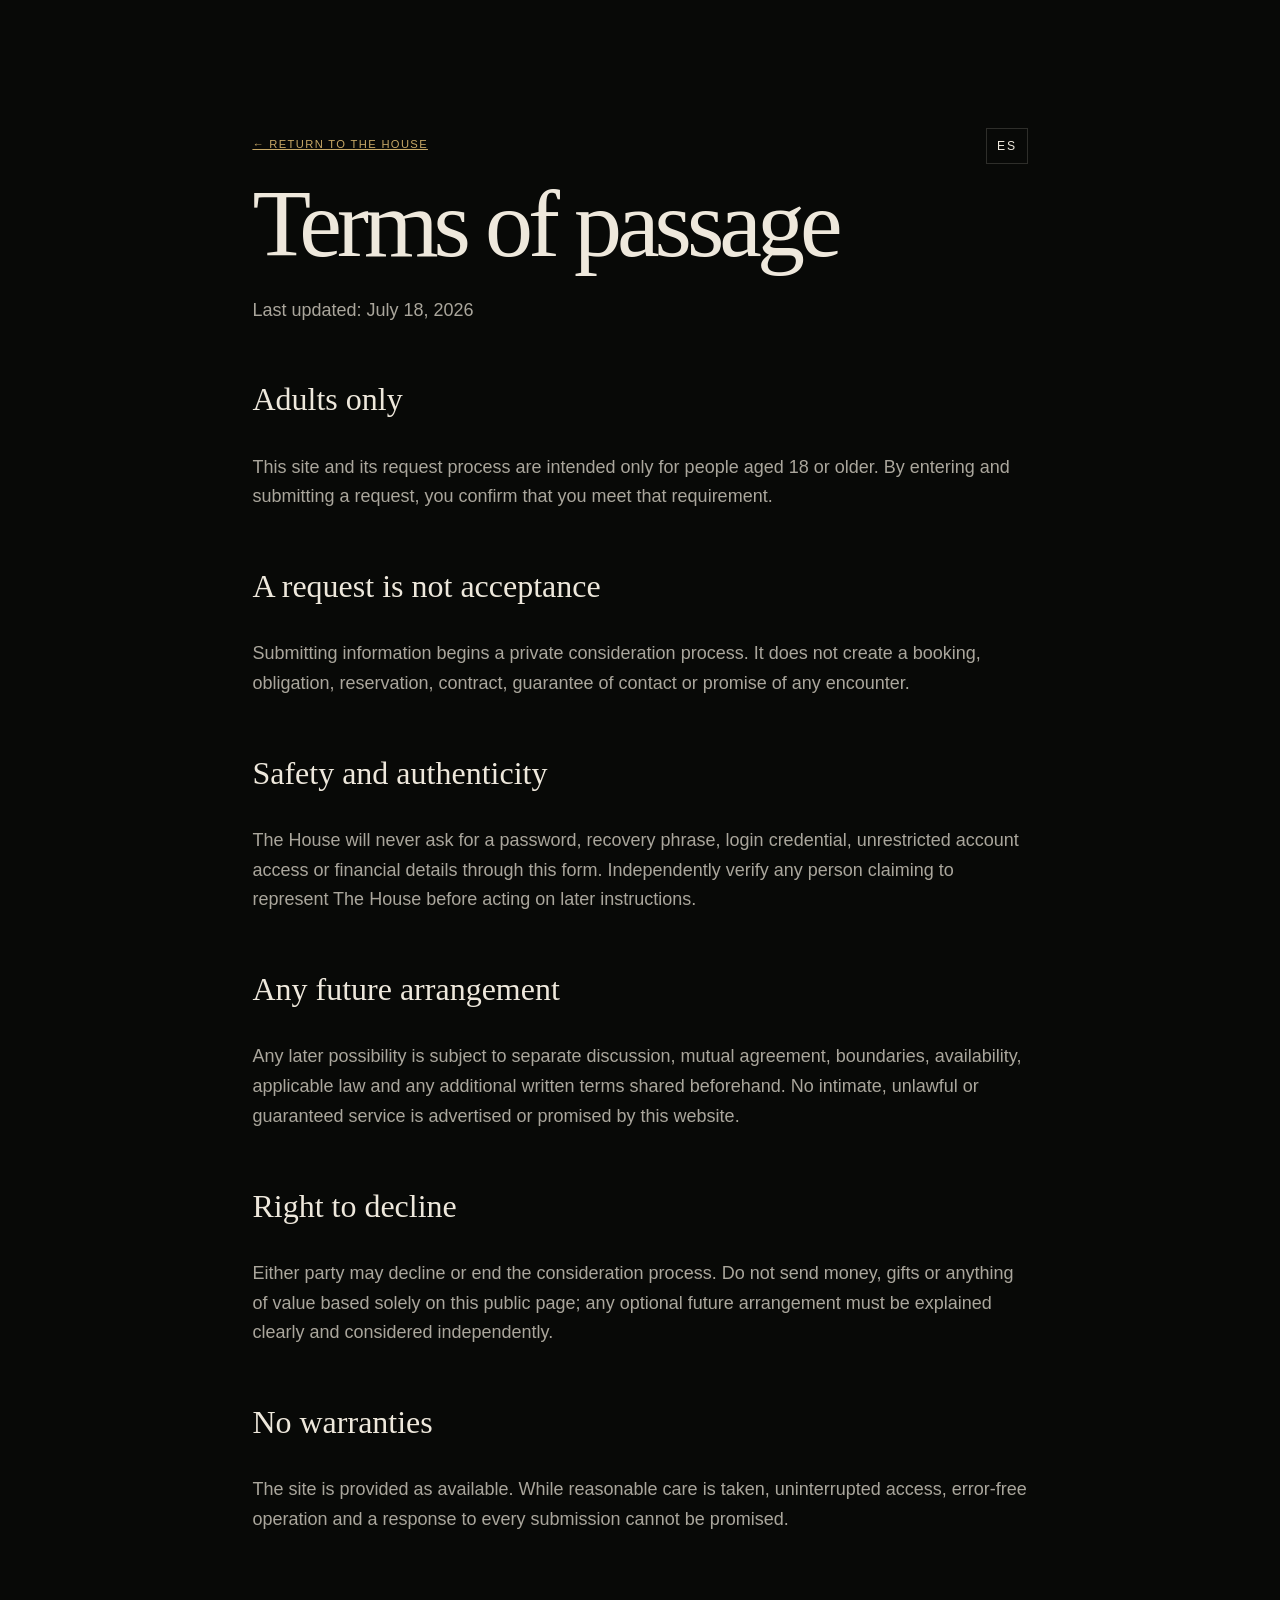
<file: terms.html>
<!doctype html><html lang="en"><head><meta charset="utf-8"><meta name="viewport" content="width=device-width,initial-scale=1"><meta name="robots" content="index,follow"><link rel="stylesheet" href="styles.css"><link rel="canonical" href="https://katerinanoir333.github.io/TheHouseOfNoir/terms.html"><title>Terms — The House of Noir</title></head><body><main class="legal"><a class="back" href="./">← Return to The House</a><a class="language-switch" href="es/terms.html" lang="es">ES</a><h1>Terms of passage</h1><p>Last updated: July 18, 2026</p><h2>Adults only</h2><p>This site and its request process are intended only for people aged 18 or older. By entering and submitting a request, you confirm that you meet that requirement.</p><h2>A request is not acceptance</h2><p>Submitting information begins a private consideration process. It does not create a booking, obligation, reservation, contract, guarantee of contact or promise of any encounter.</p><h2>Safety and authenticity</h2><p>The House will never ask for a password, recovery phrase, login credential, unrestricted account access or financial details through this form. Independently verify any person claiming to represent The House before acting on later instructions.</p><h2>Any future arrangement</h2><p>Any later possibility is subject to separate discussion, mutual agreement, boundaries, availability, applicable law and any additional written terms shared beforehand. No intimate, unlawful or guaranteed service is advertised or promised by this website.</p><h2>Right to decline</h2><p>Either party may decline or end the consideration process. Do not send money, gifts or anything of value based solely on this public page; any optional future arrangement must be explained clearly and considered independently.</p><h2>No warranties</h2><p>The site is provided as available. While reasonable care is taken, uninterrupted access, error-free operation and a response to every submission cannot be promised.</p></main></body></html>
</file>
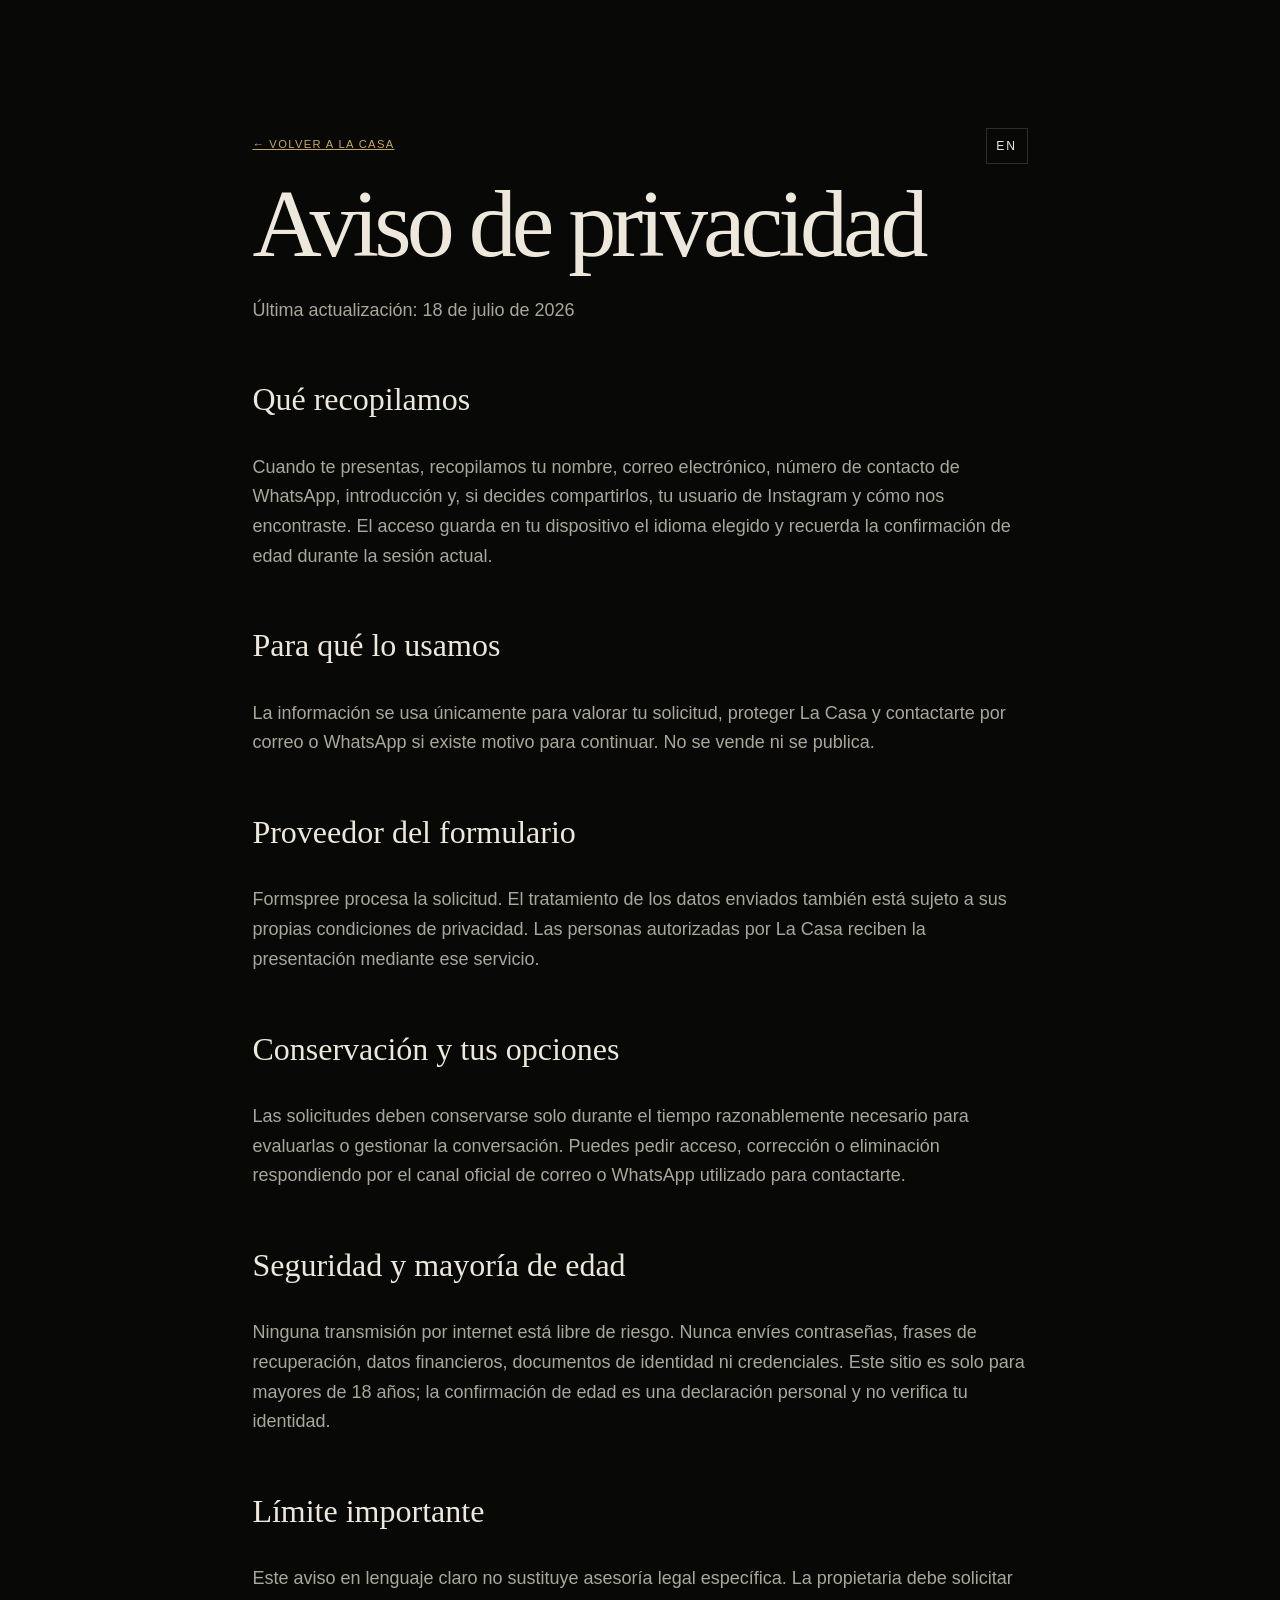
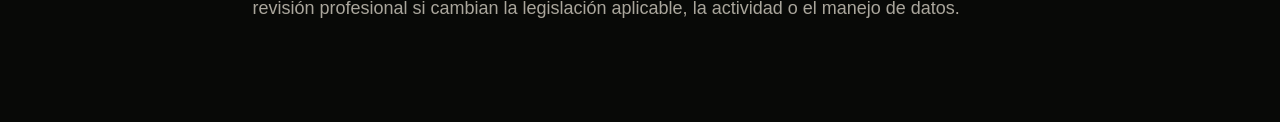
<file: es/privacy.html>
<!doctype html><html lang="es"><head><meta charset="utf-8"><meta name="viewport" content="width=device-width,initial-scale=1"><meta name="robots" content="index,follow"><link rel="stylesheet" href="../styles.css"><link rel="canonical" href="https://katerinanoir333.github.io/TheHouseOfNoir/es/privacy.html"><title>Privacidad — The House of Noir</title></head><body><main class="legal"><a class="back" href="./">← Volver a La Casa</a><a class="language-switch" href="../privacy.html" lang="en">EN</a><h1>Aviso de privacidad</h1><p>Última actualización: 18 de julio de 2026</p><h2>Qué recopilamos</h2><p>Cuando te presentas, recopilamos tu nombre, correo electrónico, número de contacto de WhatsApp, introducción y, si decides compartirlos, tu usuario de Instagram y cómo nos encontraste. El acceso guarda en tu dispositivo el idioma elegido y recuerda la confirmación de edad durante la sesión actual.</p><h2>Para qué lo usamos</h2><p>La información se usa únicamente para valorar tu solicitud, proteger La Casa y contactarte por correo o WhatsApp si existe motivo para continuar. No se vende ni se publica.</p><h2>Proveedor del formulario</h2><p>Formspree procesa la solicitud. El tratamiento de los datos enviados también está sujeto a sus propias condiciones de privacidad. Las personas autorizadas por La Casa reciben la presentación mediante ese servicio.</p><h2>Conservación y tus opciones</h2><p>Las solicitudes deben conservarse solo durante el tiempo razonablemente necesario para evaluarlas o gestionar la conversación. Puedes pedir acceso, corrección o eliminación respondiendo por el canal oficial de correo o WhatsApp utilizado para contactarte.</p><h2>Seguridad y mayoría de edad</h2><p>Ninguna transmisión por internet está libre de riesgo. Nunca envíes contraseñas, frases de recuperación, datos financieros, documentos de identidad ni credenciales. Este sitio es solo para mayores de 18 años; la confirmación de edad es una declaración personal y no verifica tu identidad.</p><h2>Límite importante</h2><p>Este aviso en lenguaje claro no sustituye asesoría legal específica. La propietaria debe solicitar revisión profesional si cambian la legislación aplicable, la actividad o el manejo de datos.</p></main></body></html>
</file>
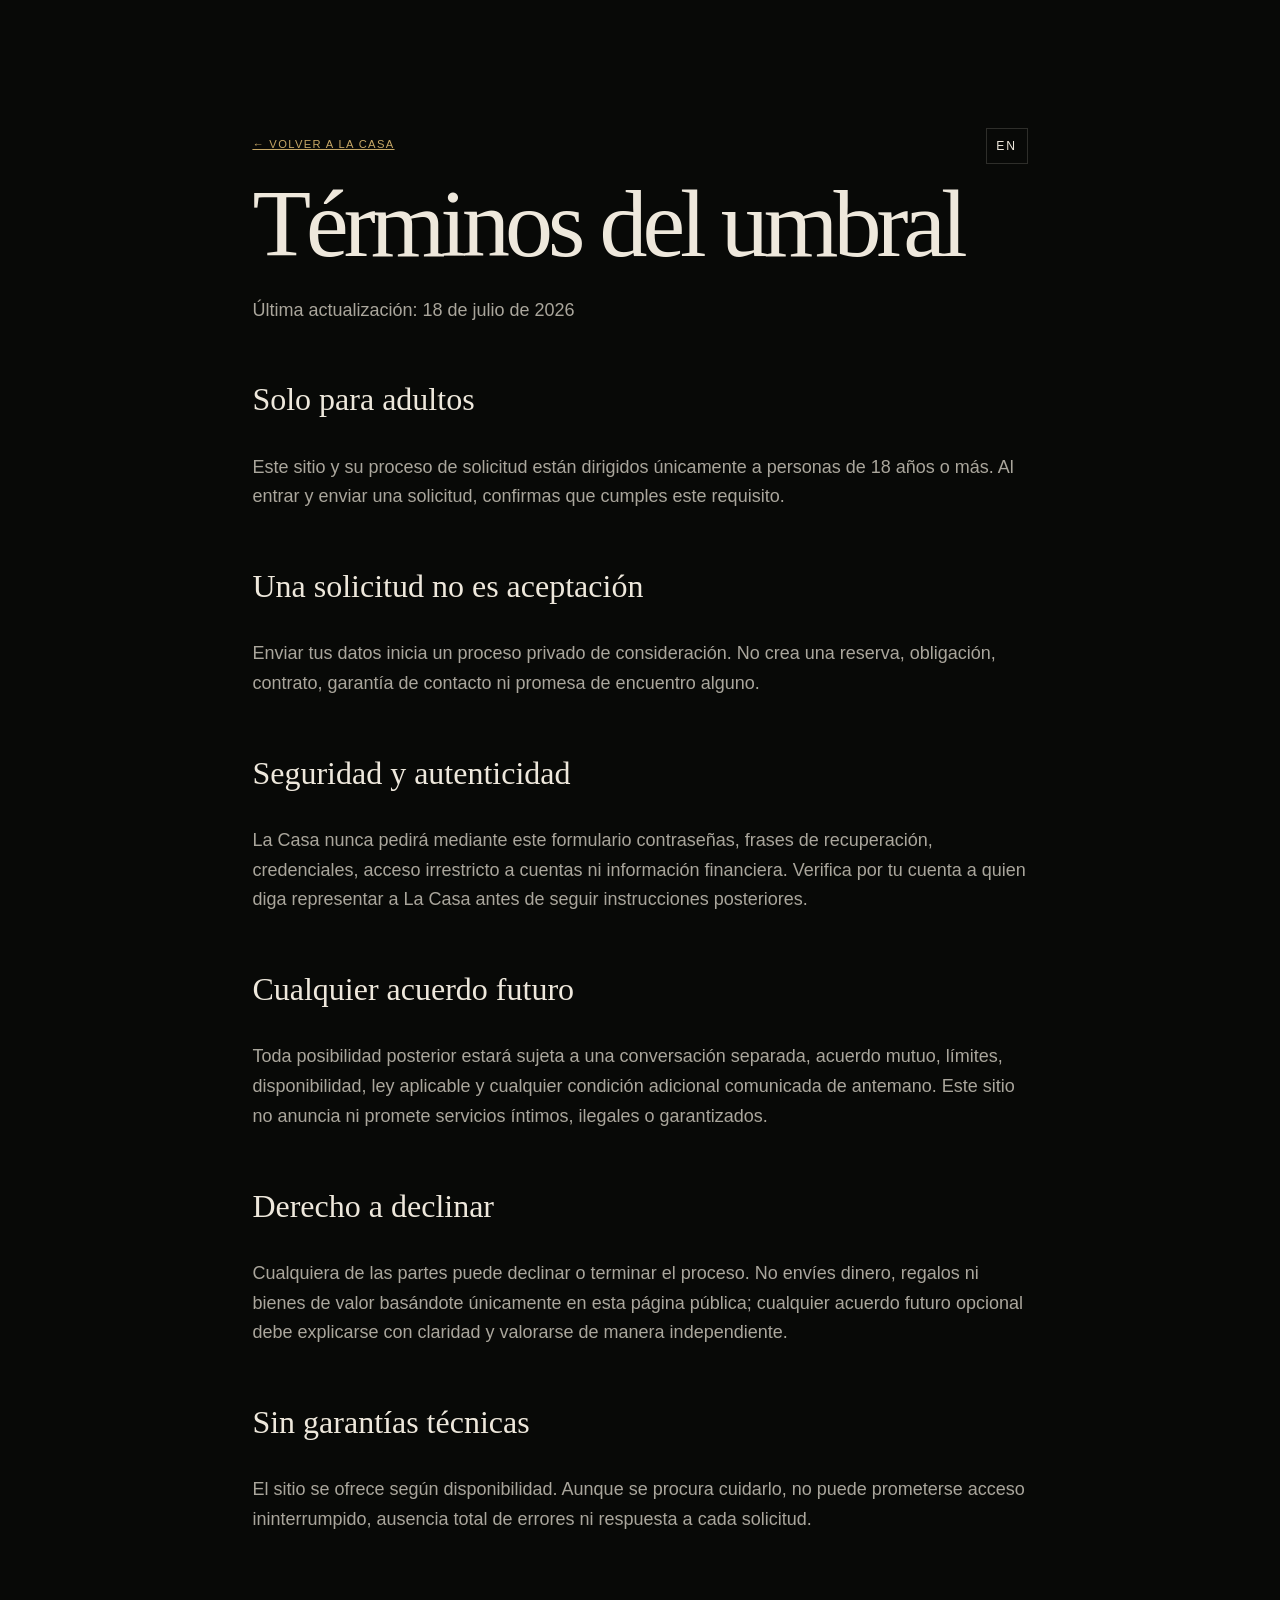
<file: es/terms.html>
<!doctype html><html lang="es"><head><meta charset="utf-8"><meta name="viewport" content="width=device-width,initial-scale=1"><meta name="robots" content="index,follow"><link rel="stylesheet" href="../styles.css"><link rel="canonical" href="https://katerinanoir333.github.io/TheHouseOfNoir/es/terms.html"><title>Términos — The House of Noir</title></head><body><main class="legal"><a class="back" href="./">← Volver a La Casa</a><a class="language-switch" href="../terms.html" lang="en">EN</a><h1>Términos del umbral</h1><p>Última actualización: 18 de julio de 2026</p><h2>Solo para adultos</h2><p>Este sitio y su proceso de solicitud están dirigidos únicamente a personas de 18 años o más. Al entrar y enviar una solicitud, confirmas que cumples este requisito.</p><h2>Una solicitud no es aceptación</h2><p>Enviar tus datos inicia un proceso privado de consideración. No crea una reserva, obligación, contrato, garantía de contacto ni promesa de encuentro alguno.</p><h2>Seguridad y autenticidad</h2><p>La Casa nunca pedirá mediante este formulario contraseñas, frases de recuperación, credenciales, acceso irrestricto a cuentas ni información financiera. Verifica por tu cuenta a quien diga representar a La Casa antes de seguir instrucciones posteriores.</p><h2>Cualquier acuerdo futuro</h2><p>Toda posibilidad posterior estará sujeta a una conversación separada, acuerdo mutuo, límites, disponibilidad, ley aplicable y cualquier condición adicional comunicada de antemano. Este sitio no anuncia ni promete servicios íntimos, ilegales o garantizados.</p><h2>Derecho a declinar</h2><p>Cualquiera de las partes puede declinar o terminar el proceso. No envíes dinero, regalos ni bienes de valor basándote únicamente en esta página pública; cualquier acuerdo futuro opcional debe explicarse con claridad y valorarse de manera independiente.</p><h2>Sin garantías técnicas</h2><p>El sitio se ofrece según disponibilidad. Aunque se procura cuidarlo, no puede prometerse acceso ininterrumpido, ausencia total de errores ni respuesta a cada solicitud.</p></main></body></html>
</file>
<file: styles.css>
@import url("mobile-fixes.css");
:root{--ink:#080907;--ink-soft:#0e100d;--paper:#eee8dc;--muted:#aaa69c;--gold:#c7a867;--green:#234e3e;--wine:#4e202b;--line:rgba(238,232,220,.16);--serif:"Cormorant Garamond",Georgia,serif;--sans:"Manrope",Arial,sans-serif}
*{box-sizing:border-box}html{scroll-behavior:smooth}body{margin:0;background:var(--ink);color:var(--paper);font:400 16px/1.65 var(--sans);overflow-x:hidden}a{color:inherit}button,input,textarea,select{font:inherit}button,a{-webkit-tap-highlight-color:transparent}::selection{background:var(--gold);color:var(--ink)}:focus-visible{outline:2px solid var(--gold);outline-offset:4px}.skip-link{position:fixed;left:1rem;top:-5rem;z-index:100;background:var(--paper);color:var(--ink);padding:.7rem 1rem}.skip-link:focus{top:1rem}.site-header{position:absolute;inset:0 0 auto;z-index:20;height:88px;padding:0 clamp(1.2rem,4vw,4rem);display:flex;align-items:center;justify-content:space-between;border-bottom:1px solid var(--line);background:linear-gradient(#08090799,transparent)}.wordmark{display:flex;align-items:center;gap:.7rem;text-decoration:none;font-family:var(--serif);font-size:.78rem;letter-spacing:.16em}.wordmark i{color:var(--gold);font-size:.7em}.seal{width:28px;height:28px;display:grid;place-items:center;border:1px solid var(--gold);color:var(--gold);transform:rotate(45deg)}.seal::first-letter{transform:rotate(-45deg)}nav{display:flex;gap:2rem}nav a,.header-cta,.language-switch{font-size:.65rem;text-transform:uppercase;letter-spacing:.16em;text-decoration:none;color:var(--muted)}nav a:hover{color:var(--paper)}.header-tools{display:flex;align-items:center;gap:1.5rem}.header-cta{color:var(--gold);border-bottom:1px solid var(--gold)}.language-switch{border:1px solid var(--line);padding:.45rem .6rem;color:var(--paper)}.menu-button{display:none;border:0;background:none;color:var(--paper);text-transform:uppercase;letter-spacing:.14em;font-size:.7rem}.hero{min-height:100svh;display:grid;grid-template-columns:1.15fr .85fr;align-items:center;position:relative;isolation:isolate;padding:9rem clamp(1.2rem,7vw,8rem) 5rem;background:radial-gradient(circle at 80% 42%,#234e3e44,transparent 25%),linear-gradient(115deg,#080907 48%,#0e0c11)}.hero:after{content:"";position:absolute;inset:88px 35% 0 auto;border-left:1px solid var(--line)}.hero-copy{max-width:790px;z-index:2}.eyebrow,.section-index,.role{font-size:.63rem;text-transform:uppercase;letter-spacing:.25em;color:var(--gold)}h1,h2,h3,p{margin-top:0}h1,h2,h3{font-family:var(--serif);font-weight:400}h1{font-size:clamp(4rem,8vw,8.8rem);line-height:.82;letter-spacing:-.052em;margin:1.7rem 0 2rem}h1 em,h2 em{color:var(--gold);font-weight:400}.hero-intro{max-width:610px;color:#c3beb3;font-family:var(--serif);font-size:clamp(1.15rem,1.7vw,1.55rem)}.hero-actions{display:flex;align-items:center;gap:2rem;margin-top:2.7rem}.button{min-height:54px;display:inline-flex;align-items:center;justify-content:center;gap:2rem;padding:0 1.6rem;border:1px solid var(--gold);background:transparent;color:var(--paper);text-decoration:none;text-transform:uppercase;letter-spacing:.16em;font-size:.66rem;cursor:pointer;transition:transform .25s,box-shadow .25s}.button-primary{background:var(--gold);color:#11110e}.button:hover{transform:translateY(-2px);box-shadow:0 10px 30px #0007}.text-link{text-transform:uppercase;letter-spacing:.14em;text-decoration:none;font-size:.65rem;color:var(--muted)}.trust-line{margin-top:2rem;color:#75776f;font-size:.7rem;letter-spacing:.05em}.hero-art{position:relative;justify-self:center;width:min(32vw,420px);aspect-ratio:1;display:grid;place-items:center}.frame{position:absolute;inset:5%;border:1px solid #c7a86766;transform:rotate(45deg)}.frame-two{inset:20%;border-color:#6b456b88;transform:rotate(0)}.hero-monogram{font:400 5rem var(--serif);color:var(--gold);text-shadow:0 0 50px #c7a86755}.section{padding:clamp(5rem,10vw,10rem) clamp(1.2rem,7vw,8rem);border-top:1px solid var(--line)}.split{display:grid;grid-template-columns:1.25fr .65fr;gap:10vw;margin-top:4rem}.section h2{font-size:clamp(3.2rem,6vw,6.7rem);line-height:.92;letter-spacing:-.04em}.house h2 span{color:#5f9b7d}.body-copy{max-width:480px;color:var(--muted);font-size:1.02rem}.body-copy p+p{margin-top:2rem}.katerina{display:grid;grid-template-columns:.9fr 1.1fr;gap:10vw;align-items:center;background:radial-gradient(circle at 20% 45%,#4e202b55,transparent 30%),#0c0d0b}.portrait{width:min(100%,520px);aspect-ratio:4/5;position:relative;display:grid;place-items:center;border:1px solid var(--line);background:linear-gradient(145deg,#15110f,#070807);overflow:hidden}.portrait:after{content:"";position:absolute;width:46%;height:63%;border-radius:48% 48% 36% 36%;background:linear-gradient(145deg,#182019,#030403);box-shadow:0 0 100px #234e3e55}.portrait-line{position:absolute;inset:7%;border:1px solid #c7a86744}.portrait-gem{position:absolute;z-index:2;top:22%;width:28px;height:45px;background:linear-gradient(135deg,#8fd8b3,#153e2e 55%,#d2b36d);clip-path:polygon(50% 0,100% 30%,78% 100%,22% 100%,0 30%);filter:drop-shadow(0 0 15px #4b9c78)}.portrait-initial{z-index:3;margin-top:48%;font:italic 5rem var(--serif);color:#c7a86799}.katerina-copy>p:not(.section-index,.role){max-width:560px;color:var(--muted)}blockquote{margin:3rem 0 0;padding:1.5rem 0 1.5rem 2rem;border-left:1px solid var(--gold);font:italic 1.5rem var(--serif);color:#d1c9bb}.passage-heading{display:grid;grid-template-columns:1fr .55fr;gap:8vw;align-items:end}.passage-heading>p{max-width:470px;color:var(--muted)}.steps{list-style:none;margin:5rem 0 0;padding:0;display:grid;grid-template-columns:repeat(4,1fr);border-block:1px solid var(--line)}.steps li{padding:2rem 1.4rem 3rem;border-right:1px solid var(--line)}.steps li:last-child{border:0}.steps span{color:var(--gold);font-family:var(--serif)}.steps h3{font-size:2rem;margin:2.2rem 0 .7rem}.steps p{color:var(--muted);font-size:.85rem}.plain-note{max-width:850px;margin:3rem 0 0 auto;padding:1.5rem 0;border-block:1px solid var(--line);color:var(--muted);font-size:.82rem}.plain-note strong{color:var(--paper)}.request{display:grid;grid-template-columns:.8fr 1fr;gap:10vw;background:radial-gradient(circle at 10% 40%,#4e202b44,transparent 28%),#0b0c0a}.request-copy>p:not(.section-index){max-width:470px;color:var(--muted)}.privacy-note{max-width:440px;margin-top:3rem;padding-top:1.5rem;border-top:1px solid var(--line)}.privacy-note strong{font-family:var(--serif);font-size:1.3rem}.privacy-note p{color:var(--muted);font-size:.78rem}.field{margin-bottom:1.8rem}.field label{display:flex;justify-content:space-between;color:#d0cbbf;font-size:.67rem;text-transform:uppercase;letter-spacing:.12em}.field label span,.hint{color:#73756e}.field input,.field textarea,.field select{width:100%;border:0;border-bottom:1px solid #55564f;border-radius:0;background:transparent;color:var(--paper);padding:.8rem 0;outline:none}.field select{background:var(--ink-soft)}.field textarea{resize:vertical}.field input:focus,.field textarea:focus,.field select:focus{border-color:var(--gold)}.input-prefix{display:flex;align-items:center;border-bottom:1px solid #55564f}.input-prefix span{color:var(--gold)}.input-prefix input{border:0;padding-left:.5rem}.error{display:none;color:#ec9da0;margin-top:.35rem}.hint{display:block;margin-top:.35rem;font-size:.72rem}.field.invalid .error{display:block}.field.invalid input,.field.invalid textarea{border-color:#ec9da0}.consent{display:flex;gap:.8rem;align-items:flex-start;color:var(--muted);font-size:.78rem;margin:2rem 0}.consent input{width:18px;height:18px;accent-color:var(--gold);flex:0 0 auto}.consent a{color:var(--paper)}.submit-button{width:100%;justify-content:space-between}.submit-button:disabled{opacity:.6;cursor:wait}.form-status{min-height:1.5rem;margin-top:1rem;color:var(--gold);font-size:.8rem}.honey{position:absolute!important;left:-9999px!important}.noscript{color:#ec9da0;font-size:.8rem}footer{padding:2.5rem clamp(1.2rem,4vw,4rem);display:flex;justify-content:space-between;align-items:center;gap:2rem;border-top:1px solid var(--line);color:var(--muted);font-size:.65rem;text-transform:uppercase;letter-spacing:.12em}footer p{margin:0}footer>div{display:flex;gap:1rem}.legal{max-width:820px;margin:auto;padding:8rem 1.4rem 5rem}.legal h1{font-size:clamp(3.5rem,8vw,6rem)}.legal h2{font-size:2rem;margin-top:3rem}.legal p,.legal li{color:var(--muted)}.legal .back{color:var(--gold);font-size:.7rem;text-transform:uppercase;letter-spacing:.12em}.legal .language-switch{float:right}.reveal{opacity:0;transform:translateY(18px);transition:opacity .8s ease,transform .8s ease}.reveal.visible{opacity:1;transform:none}
@media(max-width:850px){.site-header{height:72px}.site-header nav,.header-cta{display:none}.menu-button{display:block}.site-header.menu-open nav{display:flex;position:absolute;top:72px;left:0;right:0;flex-direction:column;padding:2rem;background:#090a08;border-bottom:1px solid var(--line)}.header-tools{gap:.8rem}.hero{grid-template-columns:1fr;padding-top:8rem}.hero:after{display:none}.hero-art{position:absolute;right:-35%;top:22%;width:88vw;opacity:.38;z-index:-1}.split,.katerina,.passage-heading,.request{grid-template-columns:1fr}.portrait{max-width:500px}.steps{grid-template-columns:1fr 1fr}.steps li:nth-child(2){border-right:0}.steps li:nth-child(-n+2){border-bottom:1px solid var(--line)}footer{align-items:flex-start;flex-direction:column}}
@media(max-width:500px){h1{font-size:3.65rem}.hero-actions{align-items:flex-start;flex-direction:column}.section{padding-block:5rem}.steps{grid-template-columns:1fr}.steps li{border-right:0!important;border-bottom:1px solid var(--line)!important}.steps li:last-child{border-bottom:0!important}.portrait{aspect-ratio:4/5}.language-switch{padding:.4rem}.wordmark{font-size:.7rem}}
@media(prefers-reduced-motion:reduce){html{scroll-behavior:auto}.reveal{opacity:1;transform:none;transition:none}.button{transition:none}}
@media(prefers-contrast:more){:root{--muted:#d6d2c9;--line:rgba(255,255,255,.4)}}
.gateway[hidden]{display:none}

/* Readability, portrait and primary navigation */
body{font-size:18px}.eyebrow,.section-index,.role{font-size:.76rem}.trust-line,.hint,.form-status,.privacy-note p,.plain-note{font-size:.84rem}nav a,.header-cta,.language-switch,.menu-button{font-size:.76rem}.field label{font-size:.78rem}.field input,.field textarea,.field select{font-size:1rem}.consent{font-size:.9rem}.text-link,.button{font-size:.75rem}.body-copy{font-size:1.08rem}.steps p{font-size:.96rem}footer{font-size:.76rem}
.nav-dropdown{position:relative}.nav-dropdown summary{list-style:none;cursor:pointer;color:var(--paper);font-size:.76rem;text-transform:uppercase;letter-spacing:.16em}.nav-dropdown summary::-webkit-details-marker{display:none}.nav-dropdown summary:after{content:" +";color:var(--gold)}.nav-dropdown[open] summary:after{content:" −"}.nav-panel{position:absolute;top:calc(100% + 1.2rem);left:50%;width:260px;transform:translateX(-50%);padding:.7rem;background:#0b0d0b;border:1px solid var(--line);box-shadow:0 24px 70px #000b}.nav-panel a{display:grid;grid-template-columns:2rem 1fr;gap:.5rem;padding:.85rem;text-transform:uppercase;letter-spacing:.12em}.nav-panel a+a{border-top:1px solid var(--line)}.nav-panel a span{color:var(--gold);font-family:var(--serif)}
.portrait{margin:0;background:#080907}.portrait img{display:block;width:100%;height:100%;object-fit:cover;object-position:center 34%;filter:saturate(.9) contrast(1.03)}.portrait:after,.portrait-line,.portrait-gem,.portrait-initial{display:none}.portrait figcaption{position:absolute;left:1.3rem;bottom:1.2rem;z-index:2;padding:.45rem .65rem;background:#080907cc;color:var(--paper);font-size:.72rem;text-transform:uppercase;letter-spacing:.14em}

/* Offerings */
.offering-hero{min-height:82svh;padding:10rem clamp(1.2rem,7vw,8rem) 6rem;display:grid;align-items:end;background:radial-gradient(circle at 75% 35%,#4e202b55,transparent 26%),radial-gradient(circle at 25% 20%,#234e3e44,transparent 28%),#080907}.offering-hero>div{max-width:880px}.offering-hero h1{font-size:clamp(4rem,9vw,9rem)}.offering-hero p:not(.eyebrow){max-width:650px;color:var(--muted);font-family:var(--serif);font-size:1.35rem}.offering-grid{display:grid;grid-template-columns:repeat(3,1fr);margin-top:4rem;border:1px solid var(--line)}.offering-card{min-height:360px;padding:2rem;display:flex;flex-direction:column;border-right:1px solid var(--line);background:linear-gradient(145deg,#0f110e,#090a08)}.offering-card:last-child{border-right:0}.offering-card>span{color:var(--gold);font-family:var(--serif)}.offering-card h2{margin:3rem 0 1rem;font-size:2.5rem}.offering-card p{color:var(--muted)}.offering-card .text-link{margin-top:auto;color:var(--gold)}.invitation-note{display:grid;grid-template-columns:1fr 1fr;gap:8vw;align-items:start;background:#0c0d0b}.invitation-note p{color:var(--muted)}
@media(max-width:850px){.nav-dropdown,.nav-dropdown summary{width:100%}.nav-dropdown summary{padding:.6rem 0}.nav-panel{position:static;width:100%;transform:none;margin-top:1rem;box-shadow:none}.offering-grid,.invitation-note{grid-template-columns:1fr}.offering-card{min-height:280px;border-right:0;border-bottom:1px solid var(--line)}.offering-card:last-child{border-bottom:0}}
@media(max-width:500px){body{font-size:17px}.eyebrow,.section-index,.role{font-size:.72rem}.site-header .wordmark span:last-child{max-width:150px}.offering-hero{padding-top:8rem}.offering-hero p:not(.eyebrow){font-size:1.16rem}}

/* THON gift-card passage */
.gift-passage{display:grid;grid-template-columns:1fr minmax(360px,.82fr);gap:9vw;align-items:center}.gift-copy>p:not(.section-index){max-width:650px;color:var(--muted)}.gift-copy strong{color:var(--paper)}.recipient-box{margin-top:2.5rem;padding:1.4rem;border:1px solid #c7a86755;background:#0c0e0c}.recipient-box>span{display:block;color:var(--gold);font-size:.78rem;text-transform:uppercase;letter-spacing:.16em}.recipient-box p{margin:.8rem 0 0;color:var(--muted);font-size:.82rem}.copy-recipient{width:100%;display:flex;justify-content:space-between;align-items:center;gap:1rem;padding:1rem 0;border:0;border-bottom:1px solid var(--line);background:none;color:var(--paper);cursor:pointer;text-align:left}.copy-recipient strong{overflow-wrap:anywhere;font:400 clamp(1rem,2vw,1.4rem) var(--serif)}.copy-recipient i{color:var(--gold);font-style:normal;font-size:.72rem;text-transform:uppercase;letter-spacing:.15em}
.gift-envelope-link{position:relative;width:min(100%,560px);aspect-ratio:1.45;justify-self:center;display:grid;place-items:center;overflow:hidden;border:1px solid #f0d69a;background:linear-gradient(145deg,#d8b970 0%,#8b6728 48%,#cba85d 100%);color:#17130c;text-decoration:none;box-shadow:0 35px 100px #000b,0 0 55px #c7a86722;isolation:isolate;transition:transform .35s ease,box-shadow .35s ease}.gift-envelope-link:before,.gift-envelope-link:after{content:"";position:absolute;inset:auto 0 0;height:66%;z-index:-1}.gift-envelope-link:before{clip-path:polygon(0 100%,0 0,52% 72%,100% 0,100% 100%);background:linear-gradient(155deg,#a67e36,#d9bd78)}.gift-envelope-link:after{clip-path:polygon(0 100%,50% 28%,100% 100%);background:linear-gradient(25deg,#bea052,#e2c980)}.envelope-flap{position:absolute;inset:0 0 auto;height:58%;clip-path:polygon(0 0,100% 0,50% 100%);background:linear-gradient(165deg,#e6cd8e,#a77d32);border-bottom:1px solid #8d682d}.envelope-seal{position:absolute;z-index:2;top:42%;width:58px;height:58px;display:grid;place-items:center;border-radius:50%;border:1px solid #f2dc9f;background:#17130c;color:var(--gold);font:400 1.8rem var(--serif);box-shadow:0 8px 25px #0006}.envelope-store{z-index:2;margin-top:28%;font:500 clamp(2.4rem,6vw,4.5rem) var(--sans);letter-spacing:.28em}.envelope-action{position:absolute;z-index:2;bottom:1rem;font-size:.72rem;text-transform:uppercase;letter-spacing:.15em}.gift-envelope-link:hover{transform:translateY(-6px) rotate(-.35deg);box-shadow:0 45px 120px #000d,0 0 70px #c7a86738}.retailer-note{font-size:.82rem!important;color:#777970!important}
@media(max-width:850px){.gift-passage{grid-template-columns:1fr}.gift-envelope-link{margin-top:1rem}}@media(max-width:500px){.gift-passage{gap:3rem}.gift-envelope-link{min-height:280px;aspect-ratio:auto}.copy-recipient{align-items:flex-start;flex-direction:column}.envelope-store{font-size:2.4rem}}

/* Post-submission offering invitation */
.offering-modal{width:min(92vw,680px);margin:auto;padding:clamp(2rem,6vw,4.5rem);overflow:visible;border:1px solid #c7a86777;background:radial-gradient(circle at 50% 0,#234e3e55,transparent 34%),#0b0d0b;color:var(--paper);box-shadow:0 35px 140px #000;isolation:isolate}.offering-modal::backdrop{background:#030403e8;backdrop-filter:blur(10px)}.offering-modal h2{margin:1rem 0 1.5rem;font:400 clamp(2.8rem,7vw,5rem)/.9 var(--serif);letter-spacing:-.035em}.offering-modal h2 em{color:var(--gold);font-weight:400}.offering-modal>p:not(.eyebrow){max-width:540px;color:var(--muted)}.offering-modal-mark{position:absolute;right:2rem;top:2rem;width:46px;height:46px;display:grid;place-items:center;border:1px solid var(--gold);color:var(--gold);font:400 1.6rem var(--serif);transform:rotate(45deg);opacity:.72}.offering-modal-close{position:absolute;right:-.8rem;top:-.8rem;z-index:2;width:38px;height:38px;border:1px solid var(--line);border-radius:50%;background:var(--paper);color:var(--ink);font-size:1.4rem;cursor:pointer}.offering-modal-actions{display:flex;align-items:center;gap:1.5rem;margin-top:2.5rem}.offering-modal-later{border:0;background:none;cursor:pointer}.offering-modal[open]{animation:modal-in .35s ease both}@keyframes modal-in{from{opacity:0;transform:translateY(14px) scale(.985)}to{opacity:1;transform:none}}@media(max-width:560px){.offering-modal{padding:2rem 1.35rem}.offering-modal-mark{right:1.4rem;top:1.4rem;width:36px;height:36px}.offering-modal-actions{align-items:stretch;flex-direction:column}.offering-modal-actions .button{width:100%}}
@media(prefers-reduced-motion:reduce){.offering-modal[open]{animation:none}}
.gateway[hidden]{display:none}.gateway{position:fixed;inset:0;z-index:1000;display:grid;place-items:center;padding:1rem;background:#050605f2;backdrop-filter:blur(14px)}.gateway-panel{width:min(100%,580px);padding:clamp(2rem,6vw,4.5rem);text-align:center;border:1px solid #c7a86755;background:radial-gradient(circle at 50% 10%,#234e3e55,transparent 36%),#0c0e0c;box-shadow:0 30px 120px #000}.gateway-seal{width:52px;height:52px;margin:0 auto 2rem;display:grid;place-items:center;border:1px solid var(--gold);color:var(--gold);font:2rem var(--serif);transform:rotate(45deg)}.gateway-panel h2{font:400 clamp(2.5rem,7vw,4.5rem)/.95 var(--serif);margin:1rem 0}.gateway-panel>p:not(.eyebrow,.gateway-note){color:var(--muted)}.gateway-languages{display:grid;grid-template-columns:1fr 1fr;gap:1px;margin:2rem 0;background:var(--line);border:1px solid var(--line)}.gateway-language{min-height:52px;border:0;background:#0a0b09;color:var(--muted);cursor:pointer}.gateway-language.selected{background:var(--gold);color:var(--ink)}.age-confirm{display:flex;justify-content:center;gap:.7rem;margin:1.5rem 0;color:var(--paper)}.age-confirm input{width:18px;height:18px;accent-color:var(--gold)}.gateway-enter{width:100%}.gateway-enter:disabled{opacity:.35;cursor:not-allowed;transform:none}.gateway-leave{margin-top:1.3rem;border:0;background:none;color:var(--muted);text-decoration:underline;cursor:pointer}.gateway-note{margin:1.5rem 0 0;color:#73756e;font-size:.7rem}
</file>
